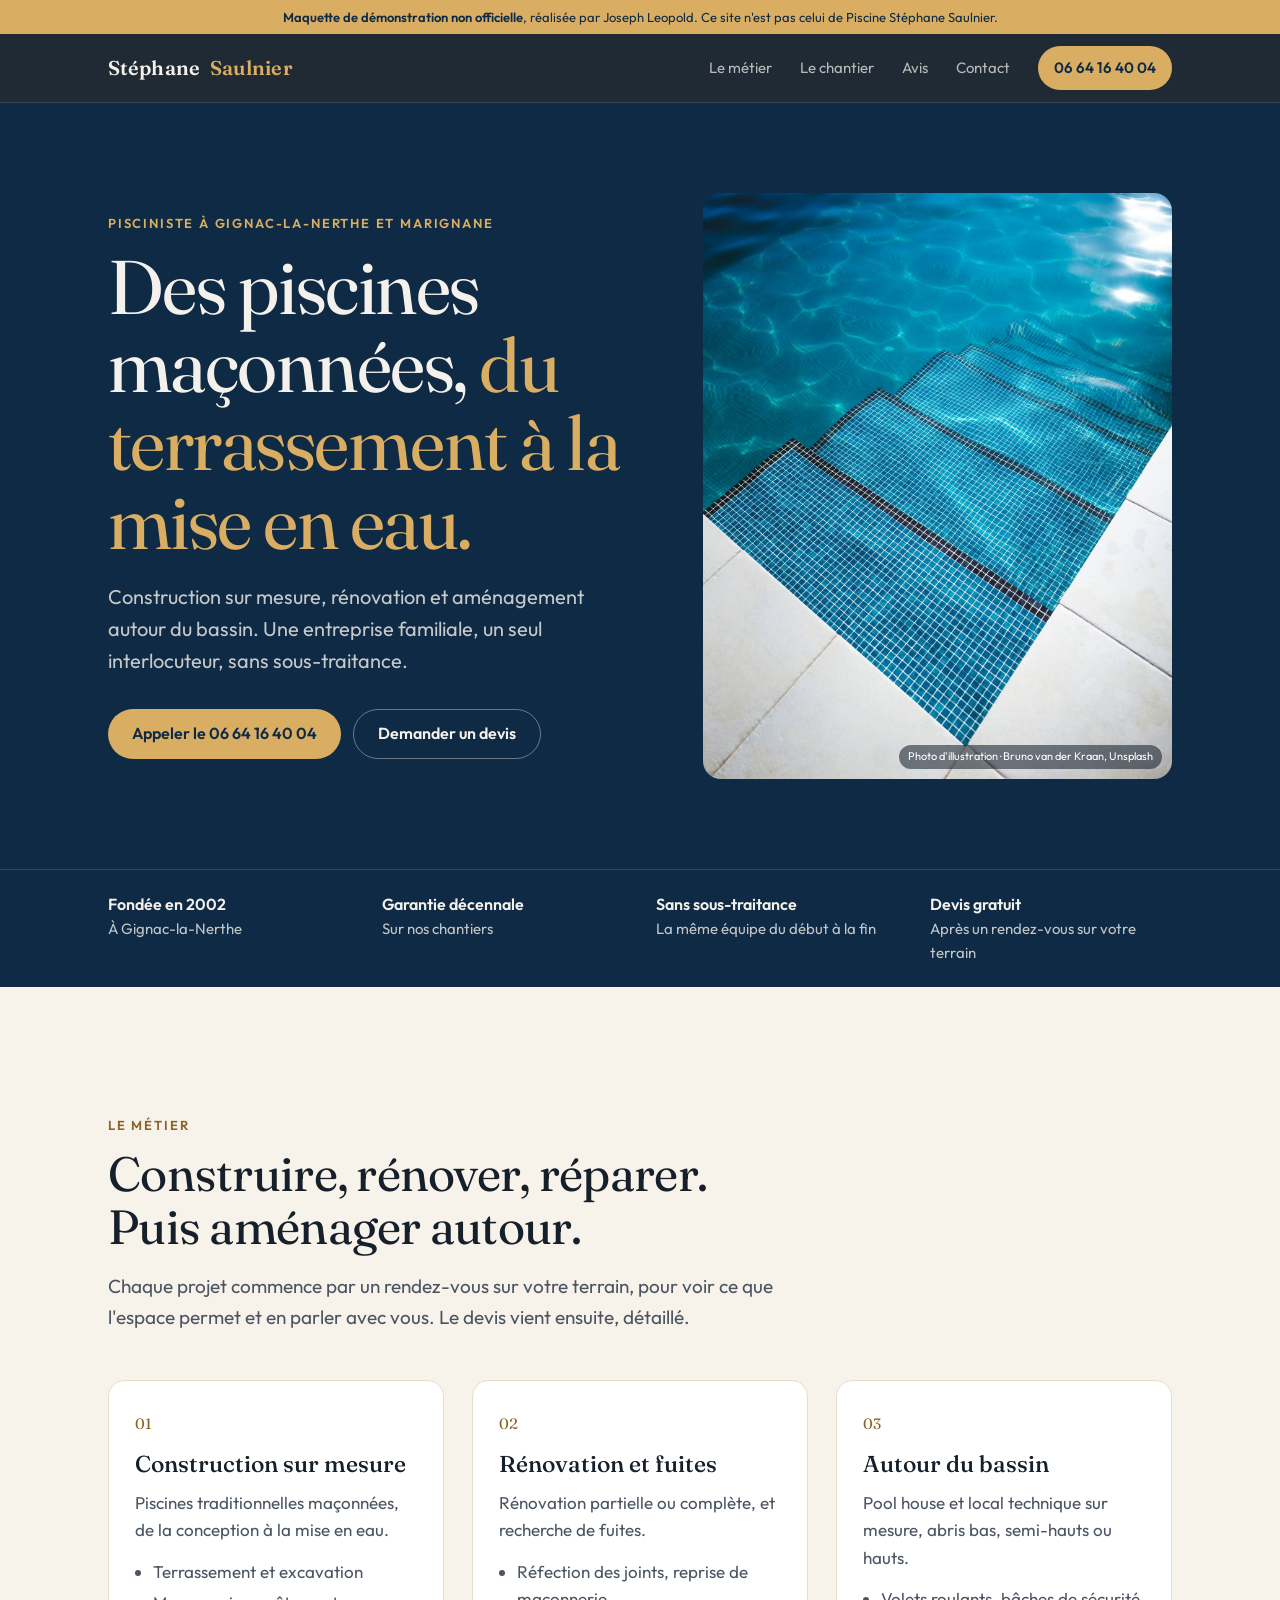
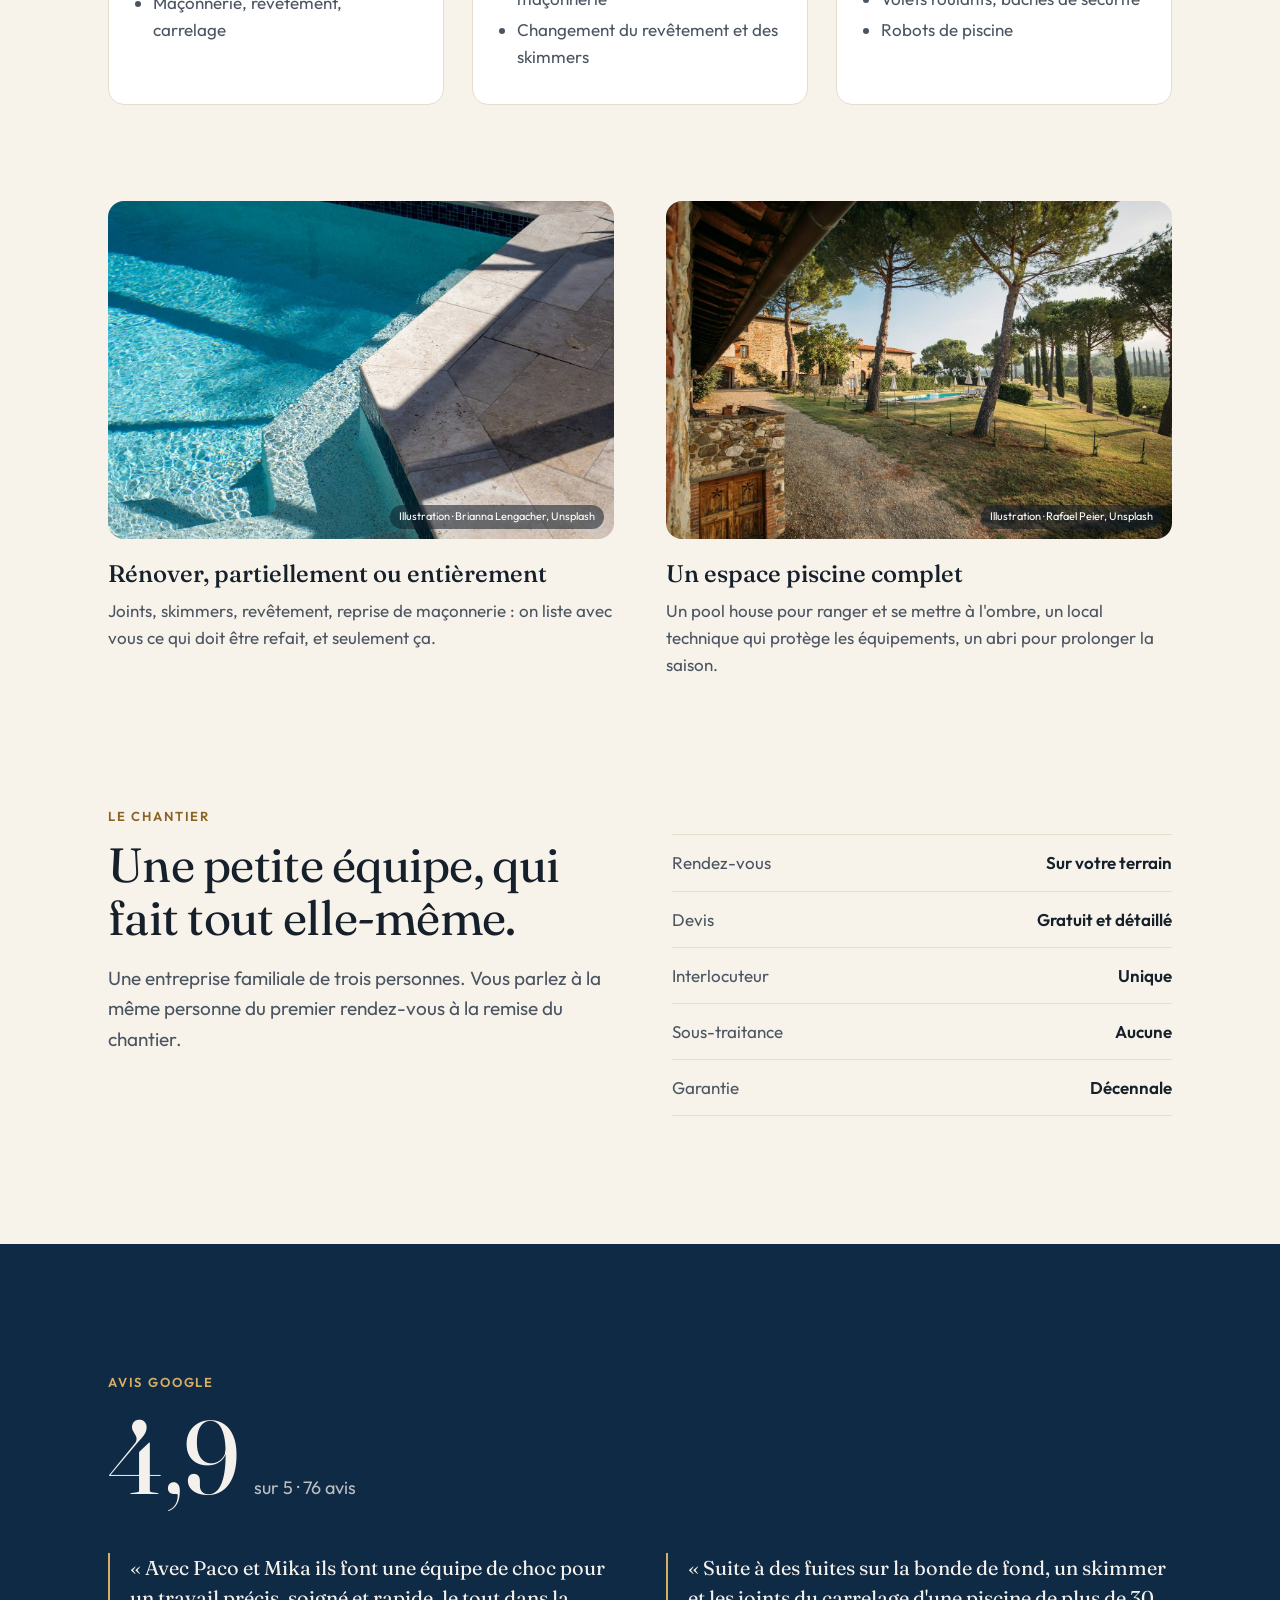
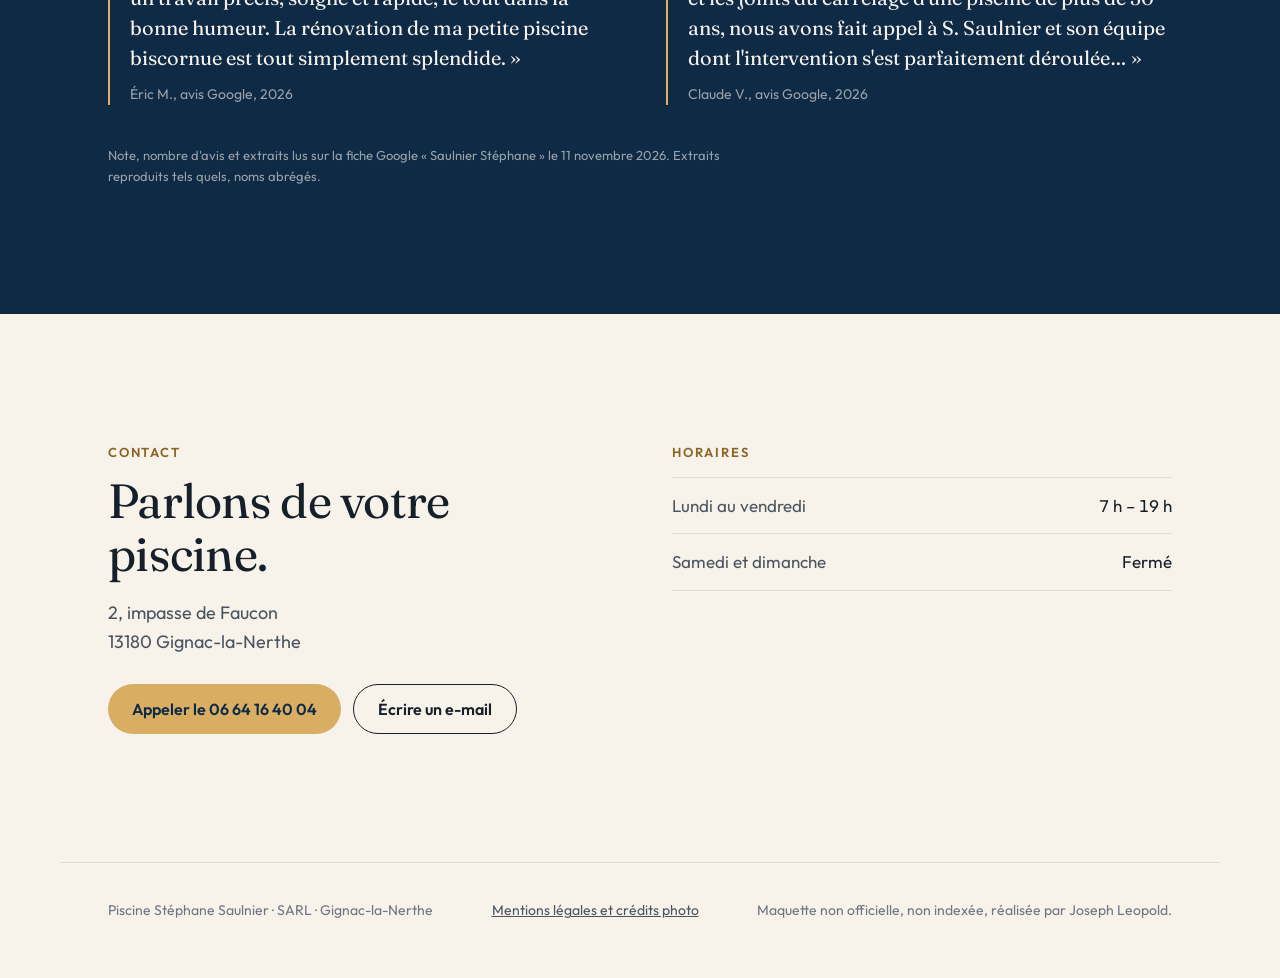
<file: index.html>
<!DOCTYPE html>
<html lang="fr">
<head>
<meta charset="utf-8">
<meta name="viewport" content="width=device-width, initial-scale=1">
<meta name="robots" content="noindex, nofollow, noarchive">
<title>Piscine Stéphane Saulnier · Gignac-la-Nerthe (maquette non officielle)</title>
<meta name="description" content="Maquette de démonstration non officielle, réalisée par Joseph Leopold. Ce site n'est pas celui de Piscine Stéphane Saulnier.">
<link rel="preconnect" href="https://fonts.googleapis.com">
<link rel="preconnect" href="https://fonts.gstatic.com" crossorigin>
<link href="https://fonts.googleapis.com/css2?family=Fraunces:opsz,wght@9..144,400;9..144,500;9..144,600&family=Outfit:wght@400;600&display=swap" rel="stylesheet">
<link rel="stylesheet" href="css/style.css">
</head>
<body>
<div class="demo"><strong>Maquette de démonstration non officielle</strong>, réalisée par Joseph Leopold. Ce site n'est pas celui de Piscine Stéphane Saulnier.</div>
<header>
  <div class="bar">
    <a class="brand" href="#top" aria-label="Piscine Stéphane Saulnier, accueil">Stéphane <em>Saulnier</em></a>
    <nav>
      <a class="link" href="#metier">Le métier</a>
      <a class="link" href="#chantier">Le chantier</a>
      <a class="link" href="#avis">Avis</a>
      <a class="link" href="#contact">Contact</a>
      <a class="call" href="tel:+33664164004">06 64 16 40 04</a>
    </nav>
  </div>
</header>
<main id="top">
  <div class="hero">
    <div class="in">
      <div>
        <p class="eyebrow">Pisciniste à Gignac-la-Nerthe et Marignane</p>
        <h1>Des piscines maçonnées, <span>du terrassement à la mise en eau.</span></h1>
        <p class="lead">Construction sur mesure, rénovation et aménagement autour du bassin. Une entreprise familiale, un seul interlocuteur, sans sous-traitance.</p>
        <div class="actions">
          <a class="btn primary" href="tel:+33664164004">Appeler le 06 64 16 40 04</a>
          <a class="btn ghost" href="mailto:s.stef13@hotmail.fr?subject=Demande%20de%20devis">Demander un devis</a>
        </div>
      </div>
      <figure>
        <img src="img/hero.jpg" width="1300" height="1949" alt="Marches de piscine en mosaïque bleue, margelles claires" fetchpriority="high">
        <a class="credit" href="https://unsplash.com/photos/a-blue-swimming-pool-with-a-white-tiled-floor-SZccHu21TDw" rel="noopener">Photo d'illustration · Bruno van der Kraan, Unsplash</a>
      </figure>
    </div>
  </div>
  <div class="strip">
    <ul>
      <li><b>Fondée en 2002</b>À Gignac-la-Nerthe</li>
      <li><b>Garantie décennale</b>Sur nos chantiers</li>
      <li><b>Sans sous-traitance</b>La même équipe du début à la fin</li>
      <li><b>Devis gratuit</b>Après un rendez-vous sur votre terrain</li>
    </ul>
  </div>

  <section id="metier">
    <p class="eyebrow">Le métier</p>
    <h2>Construire, rénover, réparer. Puis aménager autour.</h2>
    <p class="intro">Chaque projet commence par un rendez-vous sur votre terrain, pour voir ce que l'espace permet et en parler avec vous. Le devis vient ensuite, détaillé.</p>
    <div class="offer">
      <article>
        <span class="num">01</span>
        <h3>Construction sur mesure</h3>
        <p>Piscines traditionnelles maçonnées, de la conception à la mise en eau.</p>
        <ul><li>Terrassement et excavation</li><li>Maçonnerie, revêtement, carrelage</li></ul>
      </article>
      <article>
        <span class="num">02</span>
        <h3>Rénovation et fuites</h3>
        <p>Rénovation partielle ou complète, et recherche de fuites.</p>
        <ul><li>Réfection des joints, reprise de maçonnerie</li><li>Changement du revêtement et des skimmers</li></ul>
      </article>
      <article>
        <span class="num">03</span>
        <h3>Autour du bassin</h3>
        <p>Pool house et local technique sur mesure, abris bas, semi-hauts ou hauts.</p>
        <ul><li>Volets roulants, bâches de sécurité</li><li>Robots de piscine</li></ul>
      </article>
    </div>
    <div class="duo">
      <div>
        <figure>
          <img src="img/renovation.jpg" width="1400" height="933" alt="Bassin aux margelles de pierre claire" loading="eager">
          <a class="credit" href="https://unsplash.com/photos/an-empty-swimming-pool-with-no-people-in-it-dnAh16blVUk" rel="noopener">Illustration · Brianna Lengacher, Unsplash</a>
        </figure>
        <h3>Rénover, partiellement ou entièrement</h3>
        <p>Joints, skimmers, revêtement, reprise de maçonnerie : on liste avec vous ce qui doit être refait, et seulement ça.</p>
      </div>
      <div>
        <figure>
          <img src="img/amenagement.jpg" width="1400" height="933" alt="Jardin méditerranéen avec pins, piscine au loin" loading="eager">
          <a class="credit" href="https://unsplash.com/photos/a-beautiful-tuscan-villa-with-a-pool-and-tall-trees-fAI05mLZ48Q" rel="noopener">Illustration · Rafael Peier, Unsplash</a>
        </figure>
        <h3>Un espace piscine complet</h3>
        <p>Un pool house pour ranger et se mettre à l'ombre, un local technique qui protège les équipements, un abri pour prolonger la saison.</p>
      </div>
    </div>
  </section>

  <section id="chantier" style="padding-top:0">
    <div class="contact">
      <div>
        <p class="eyebrow">Le chantier</p>
        <h2>Une petite équipe, qui fait tout elle-même.</h2>
        <p class="intro">Une entreprise familiale de trois personnes. Vous parlez à la même personne du premier rendez-vous à la remise du chantier.</p>
      </div>
      <ul class="facts">
        <li>Rendez-vous <b>Sur votre terrain</b></li>
        <li>Devis <b>Gratuit et détaillé</b></li>
        <li>Interlocuteur <b>Unique</b></li>
        <li>Sous-traitance <b>Aucune</b></li>
        <li>Garantie <b>Décennale</b></li>
      </ul>
    </div>
  </section>

  <section class="reviews" id="avis">
    <div class="in">
      <p class="eyebrow">Avis Google</p>
      <div class="score"><span class="n">4,9</span><span class="s">sur 5 · 76 avis</span></div>
      <div class="quotes">
        <blockquote>« Avec Paco et Mika ils font une équipe de choc pour un travail précis, soigné et rapide, le tout dans la bonne humeur. La rénovation de ma petite piscine biscornue est tout simplement splendide. »<footer>Éric M., avis Google, 2026</footer></blockquote>
        <blockquote>« Suite à des fuites sur la bonde de fond, un skimmer et les joints du carrelage d'une piscine de plus de 30 ans, nous avons fait appel à S. Saulnier et son équipe dont l'intervention s'est parfaitement déroulée… »<footer>Claude V., avis Google, 2026</footer></blockquote>
      </div>
      <p class="src">Note, nombre d'avis et extraits lus sur la fiche Google « Saulnier Stéphane » le 11 novembre 2026. Extraits reproduits tels quels, noms abrégés.</p>
    </div>
  </section>

  <section id="contact">
    <div class="contact">
      <div>
        <p class="eyebrow">Contact</p>
        <h2>Parlons de votre piscine.</h2>
        <p class="addr">2, impasse de Faucon<br>13180 Gignac-la-Nerthe</p>
        <div class="actions">
          <a class="btn primary" href="tel:+33664164004">Appeler le 06 64 16 40 04</a>
          <a class="btn ghost dark" href="mailto:s.stef13@hotmail.fr">Écrire un e-mail</a>
        </div>
      </div>
      <div>
        <p class="eyebrow">Horaires</p>
        <ul class="hours">
          <li><span>Lundi au vendredi</span><span>7 h – 19 h</span></li>
          <li><span>Samedi et dimanche</span><span>Fermé</span></li>
        </ul>
      </div>
    </div>
  </section>
</main>
<footer class="site">
  <span>Piscine Stéphane Saulnier · SARL · Gignac-la-Nerthe</span>
  <span><a href="mentions.html">Mentions légales et crédits photo</a></span>
  <span>Maquette non officielle, non indexée, réalisée par Joseph Leopold.</span>
</footer>
</body>
</html>
</file>
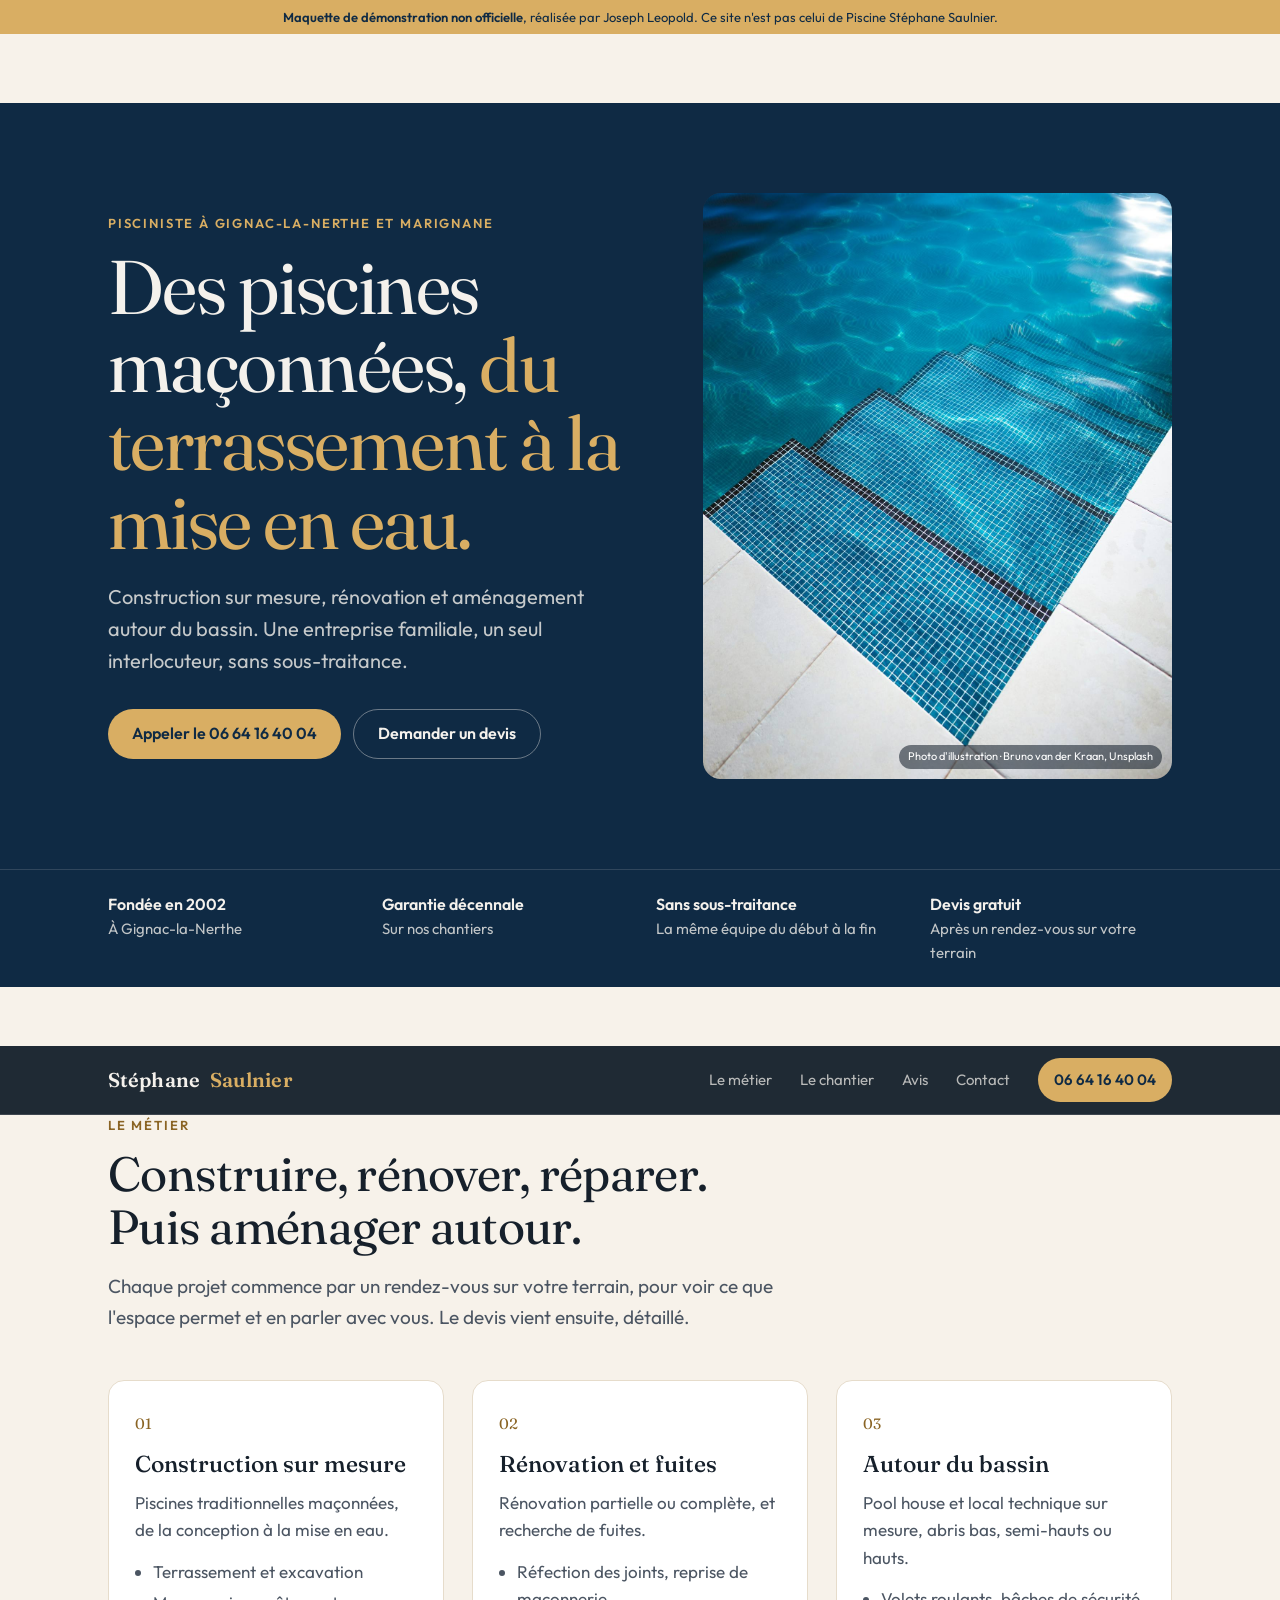
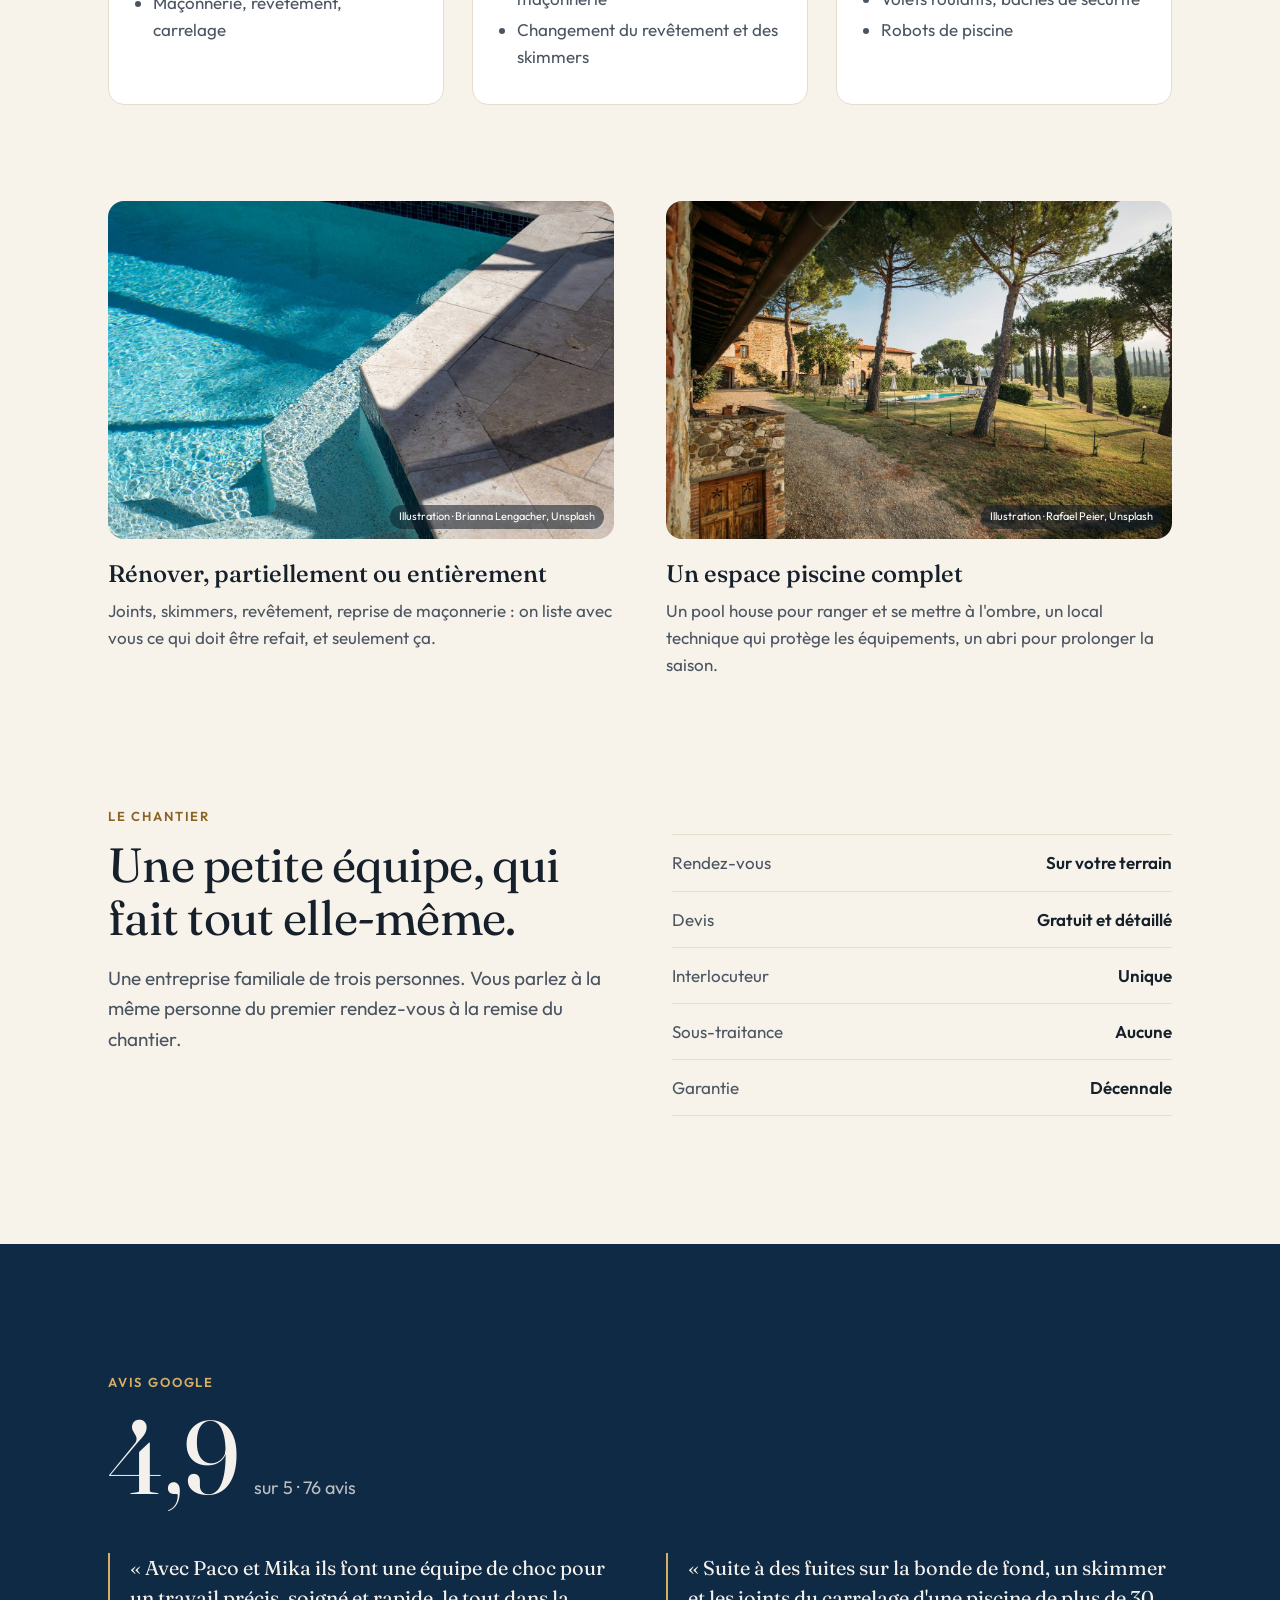
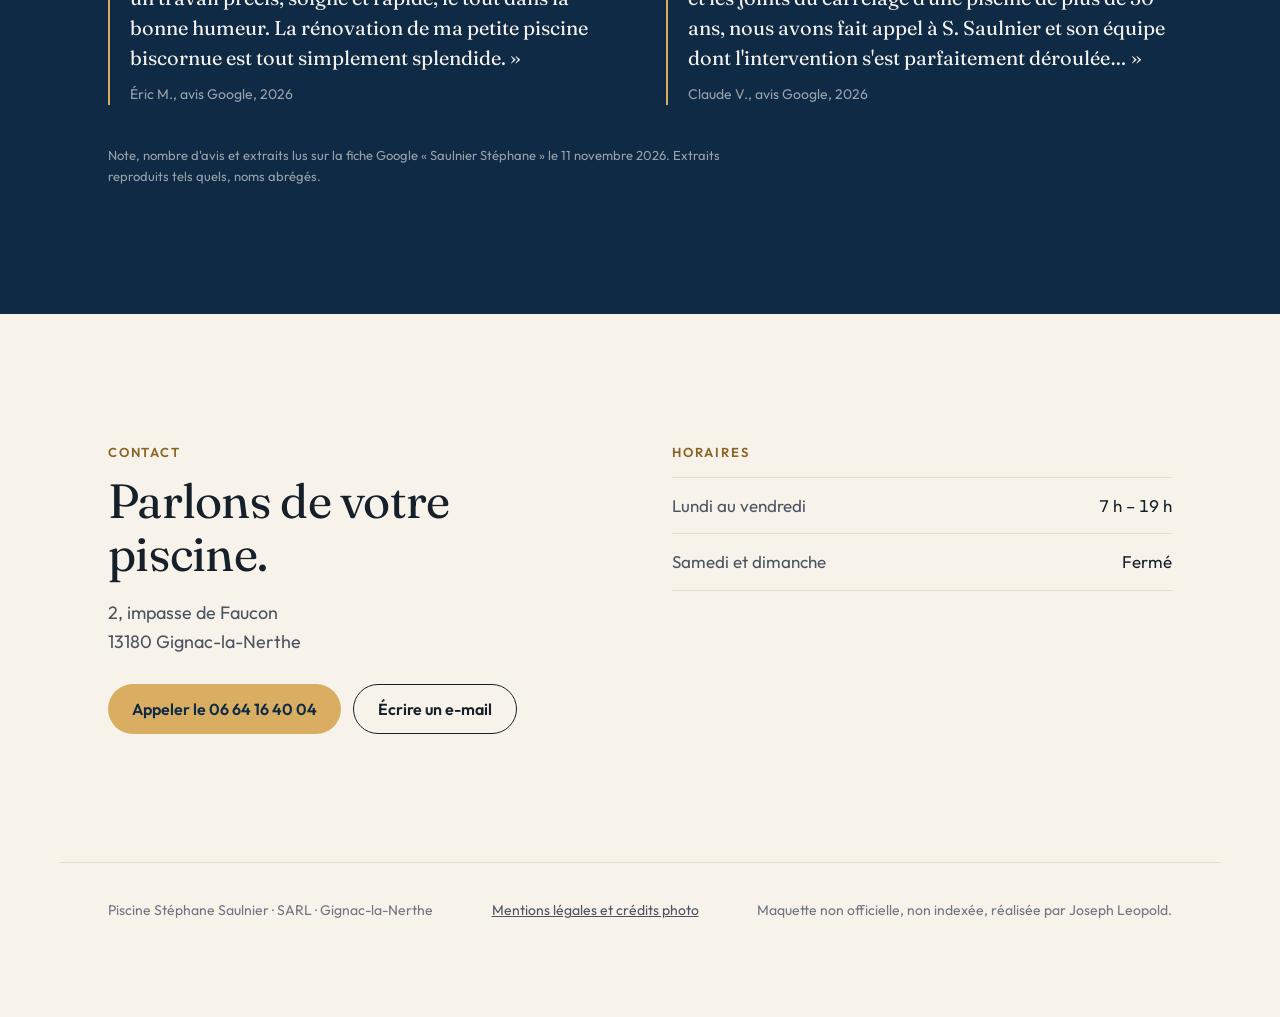
<file: a-propos.html>
<!DOCTYPE html>
<html lang="fr"><head><meta charset="utf-8"><meta name="robots" content="noindex, nofollow"><meta http-equiv="refresh" content="0; url=index.html#chantier"><title>Piscine Stéphane Saulnier (maquette non officielle)</title></head>
<body><p><a href="index.html#chantier">Continuer vers la maquette</a></p></body></html>
</file>
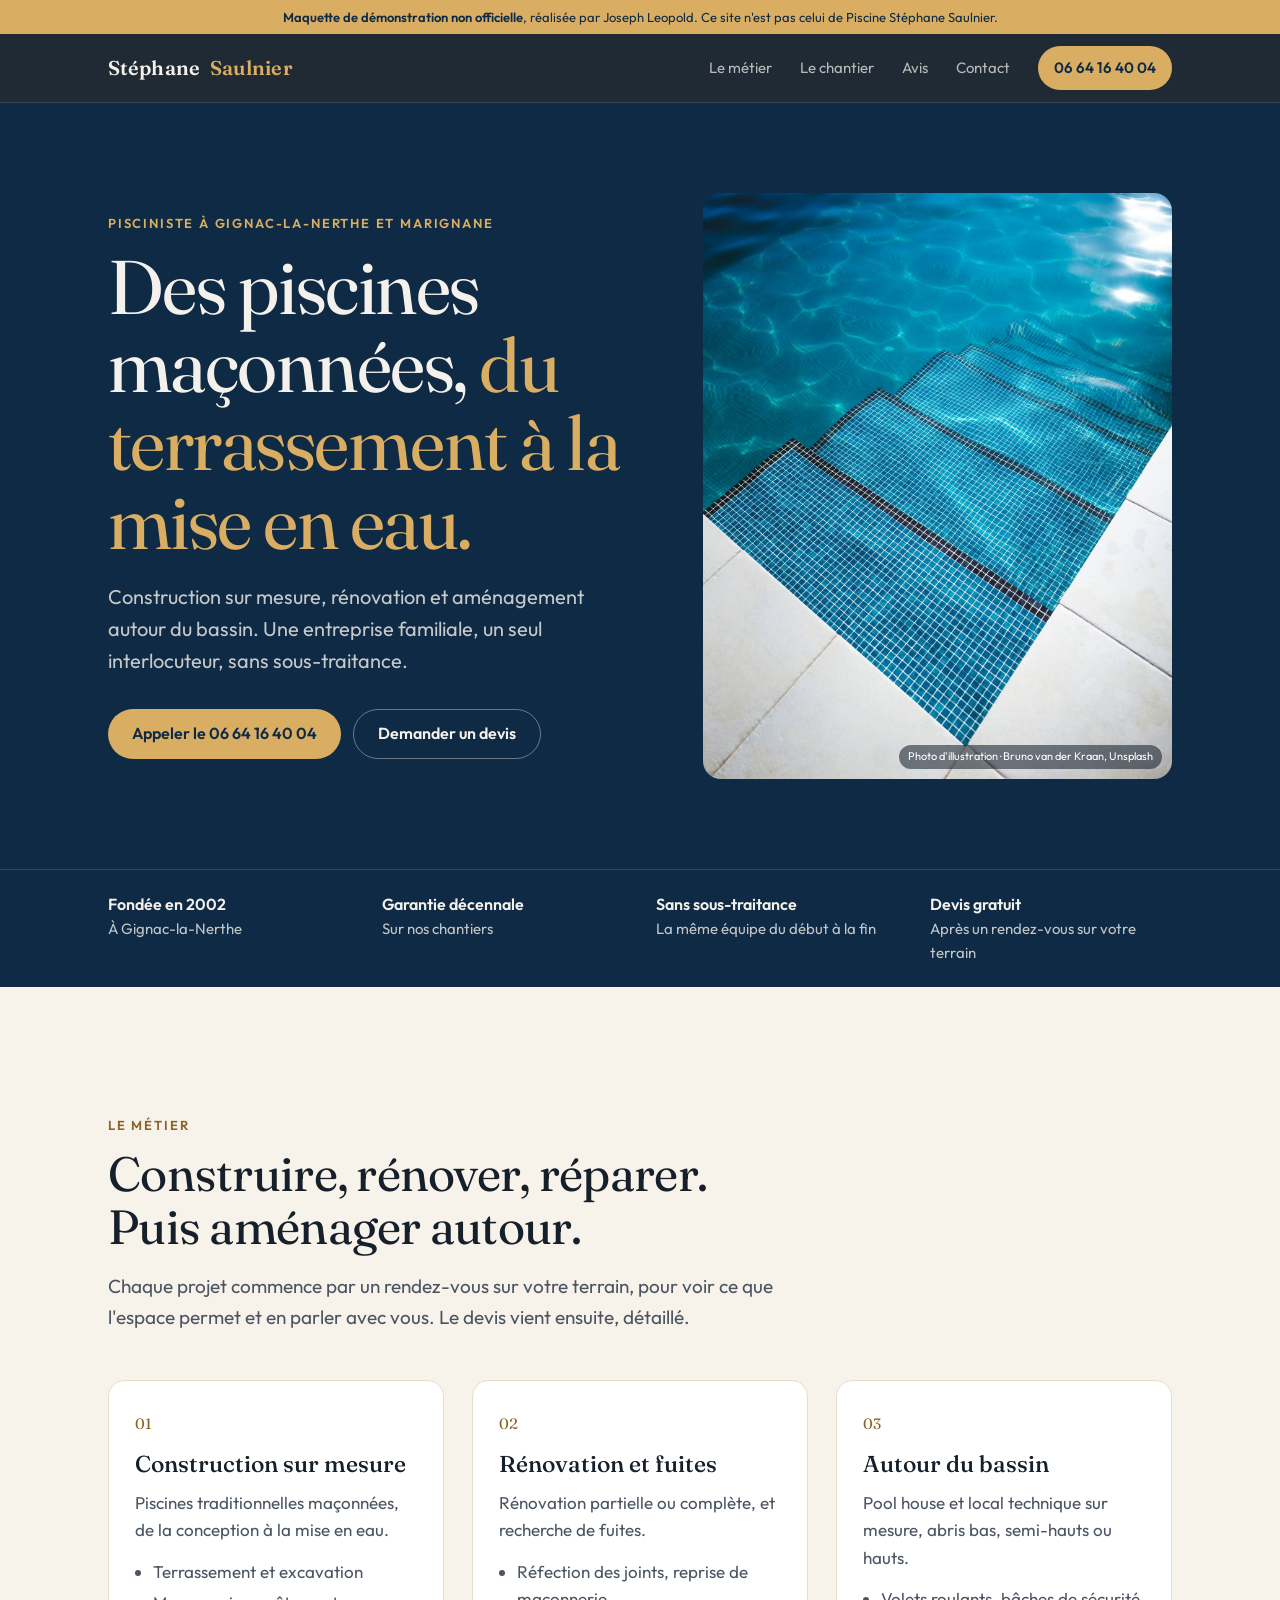
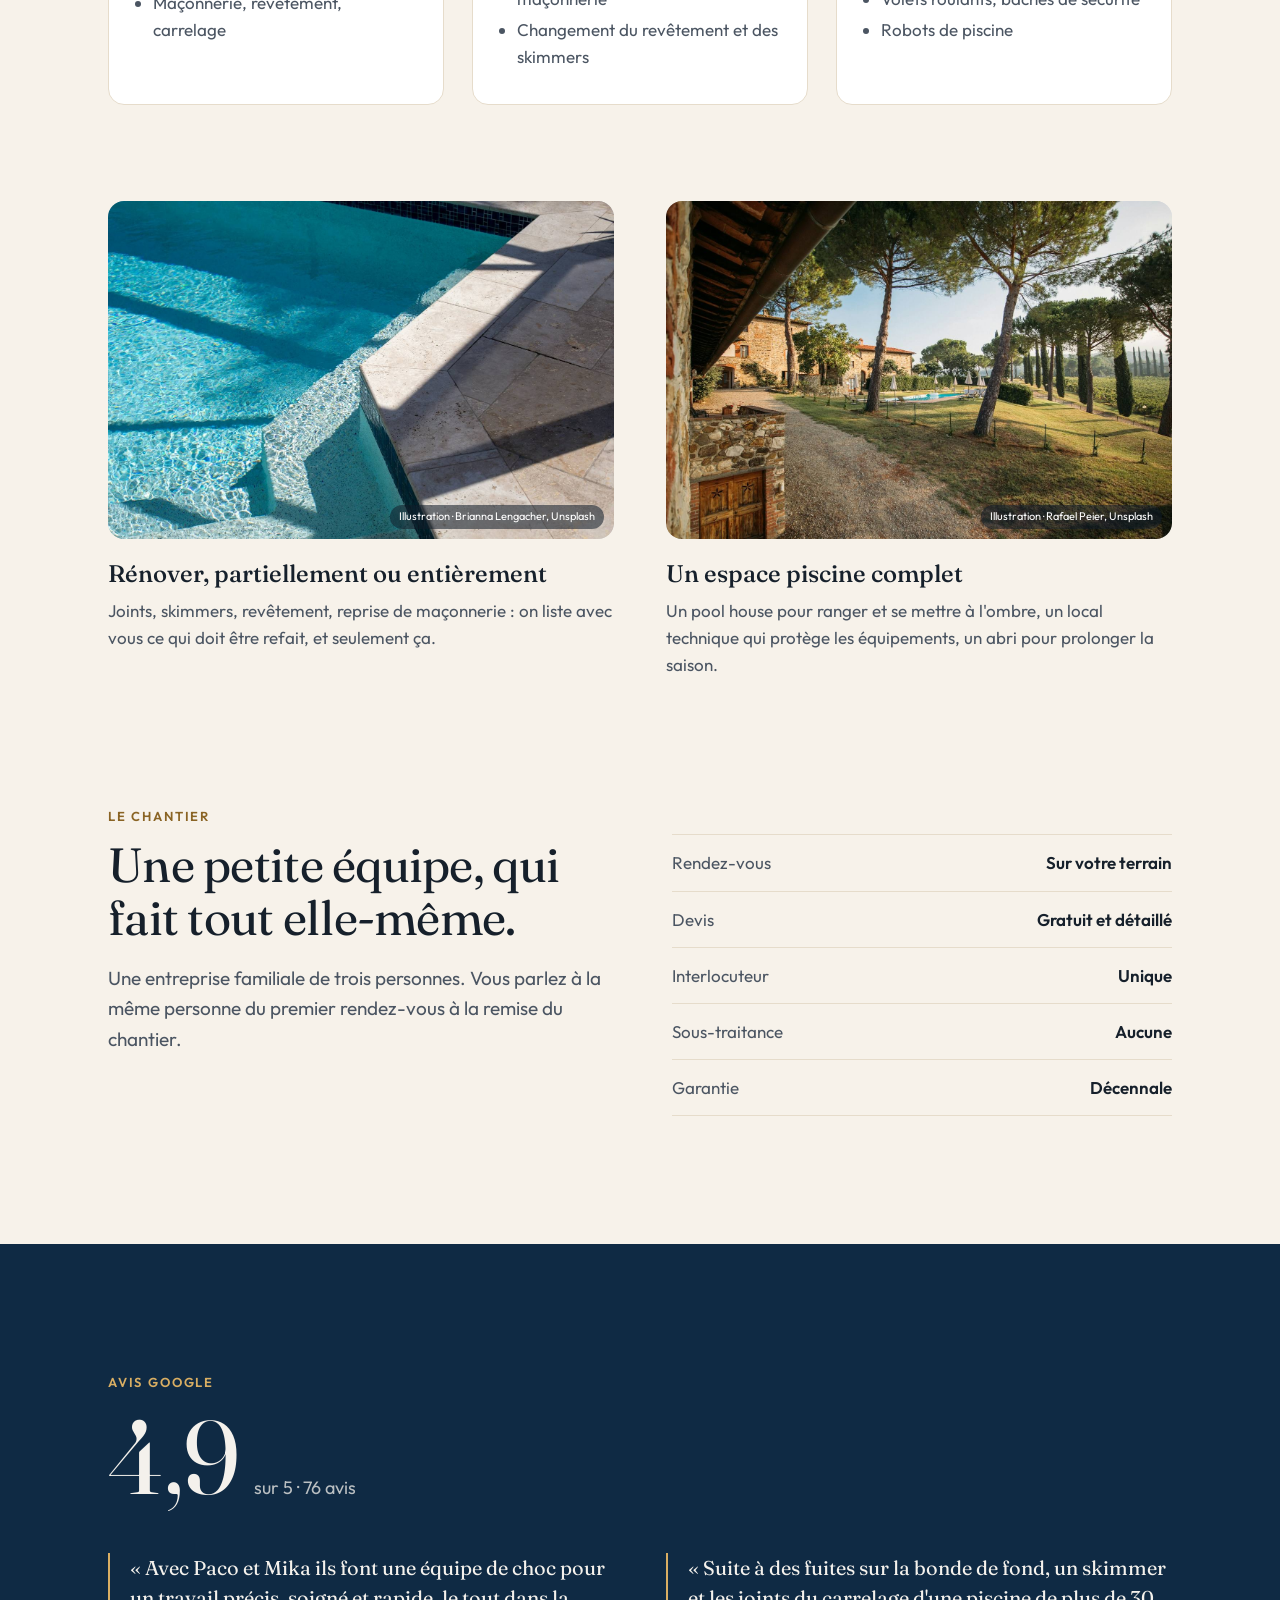
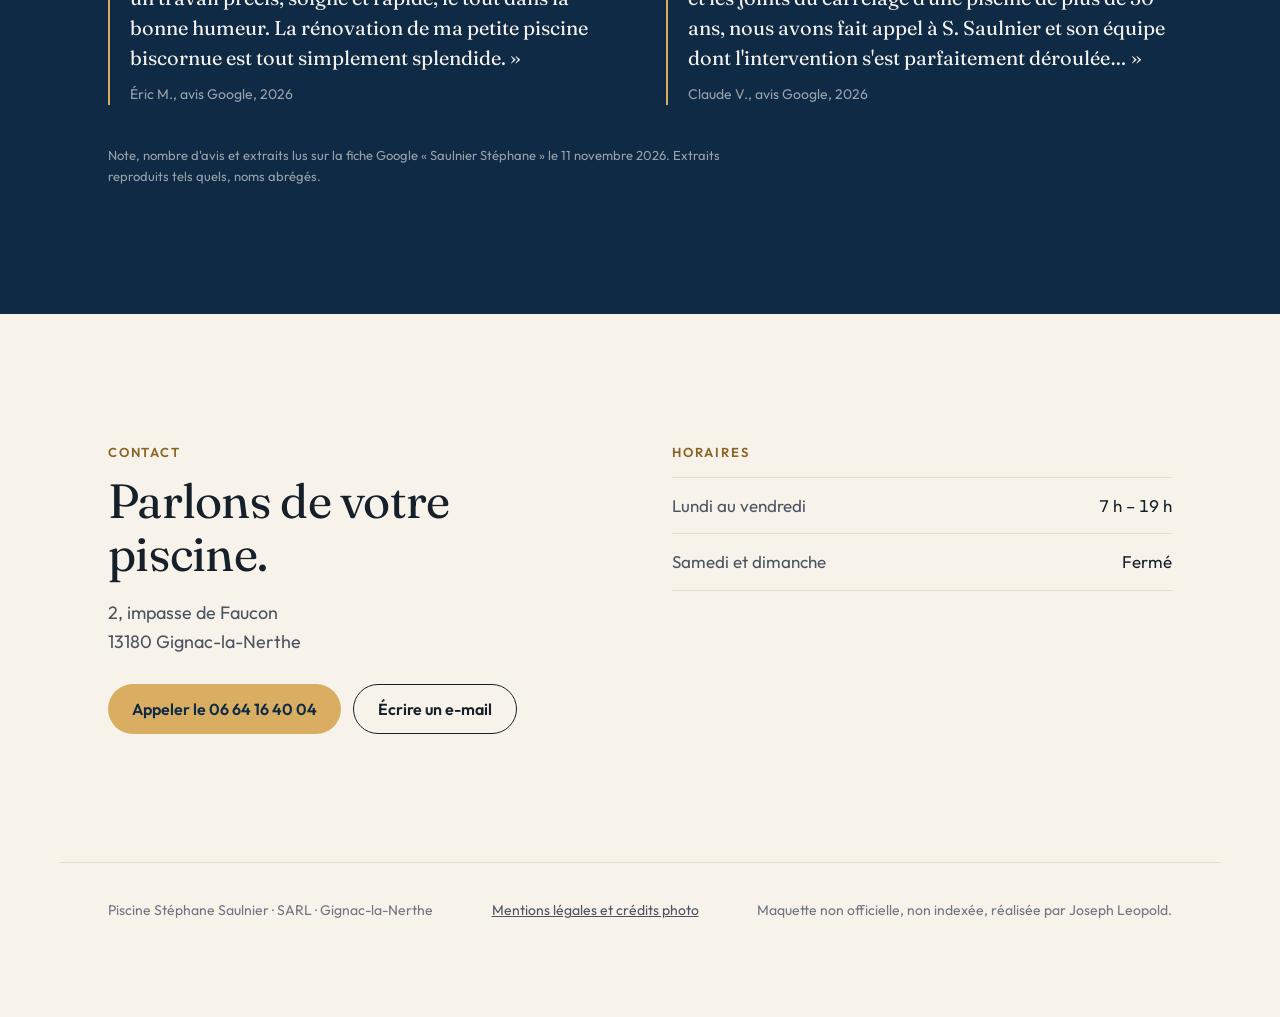
<file: avis.html>
<!DOCTYPE html>
<html lang="fr"><head><meta charset="utf-8"><meta name="robots" content="noindex, nofollow"><meta http-equiv="refresh" content="0; url=index.html#avis"><title>Piscine Stéphane Saulnier (maquette non officielle)</title></head>
<body><p><a href="index.html#avis">Continuer vers la maquette</a></p></body></html>
</file>
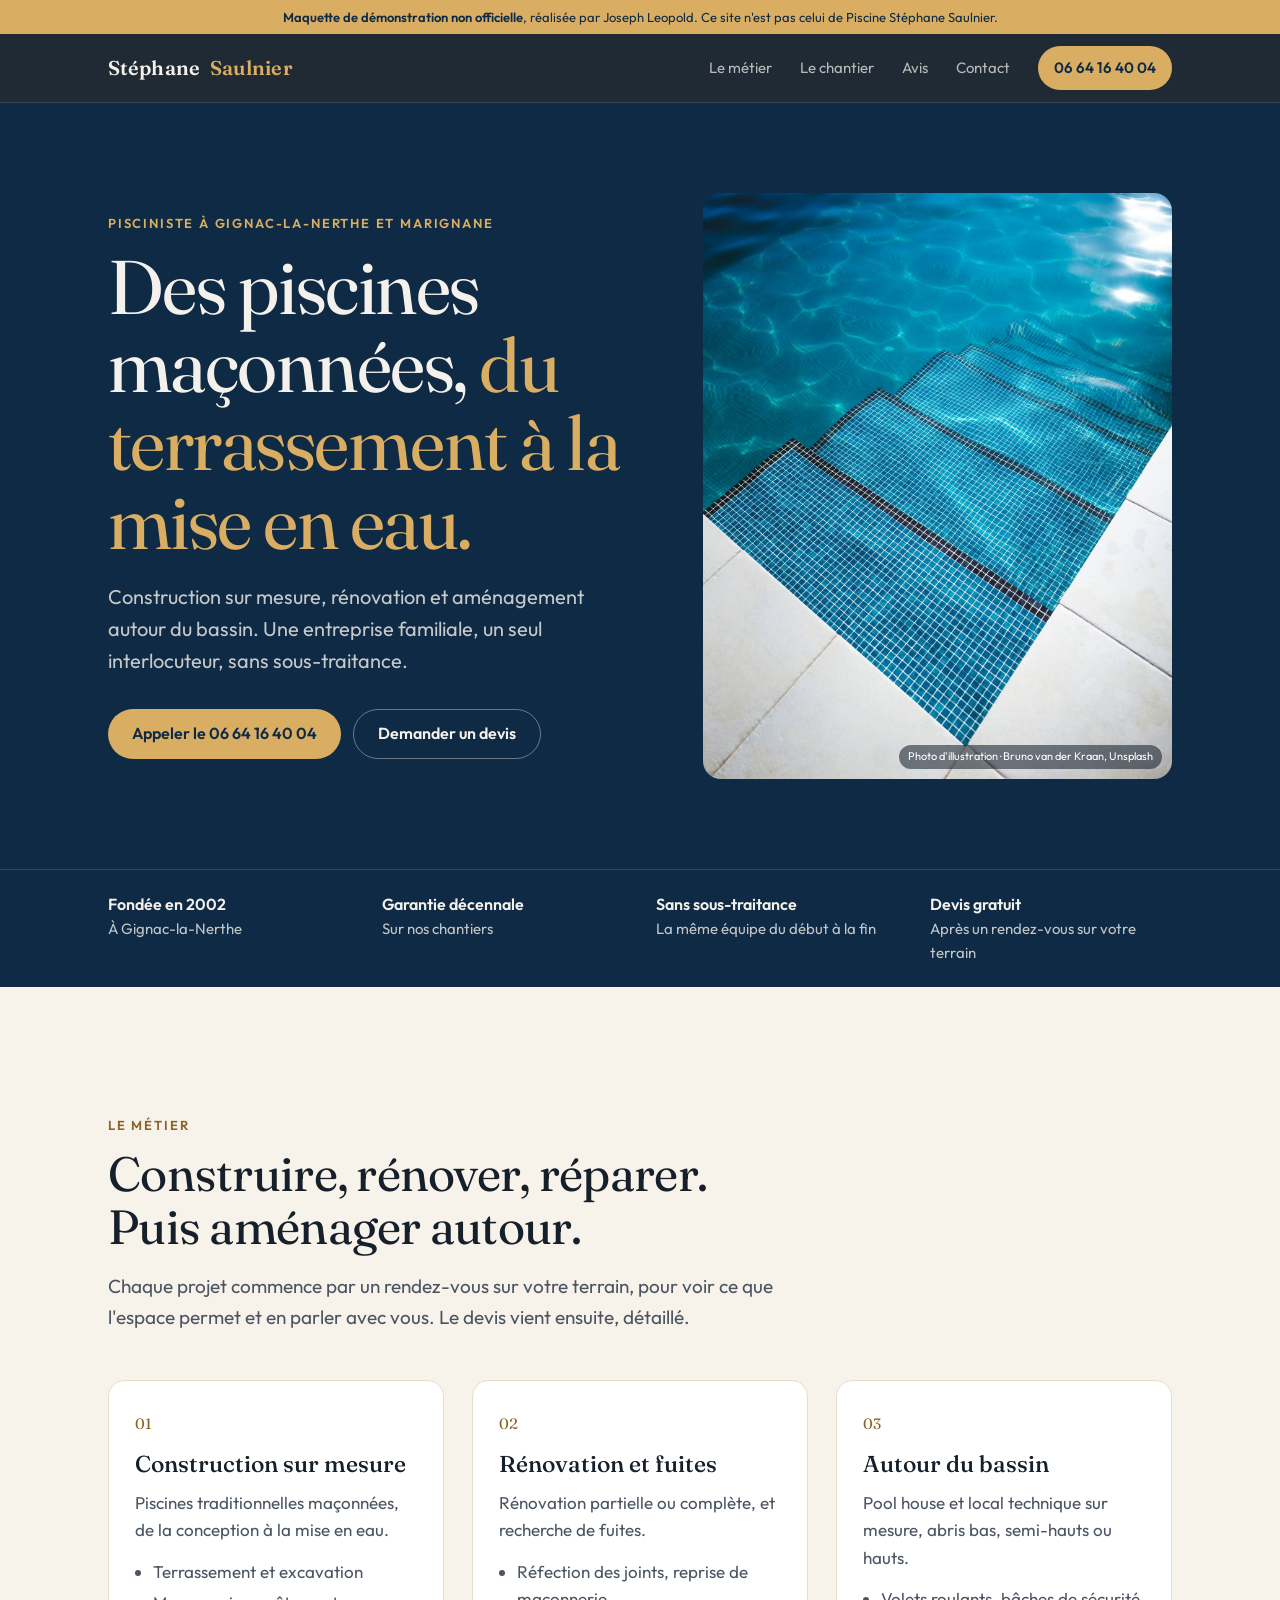
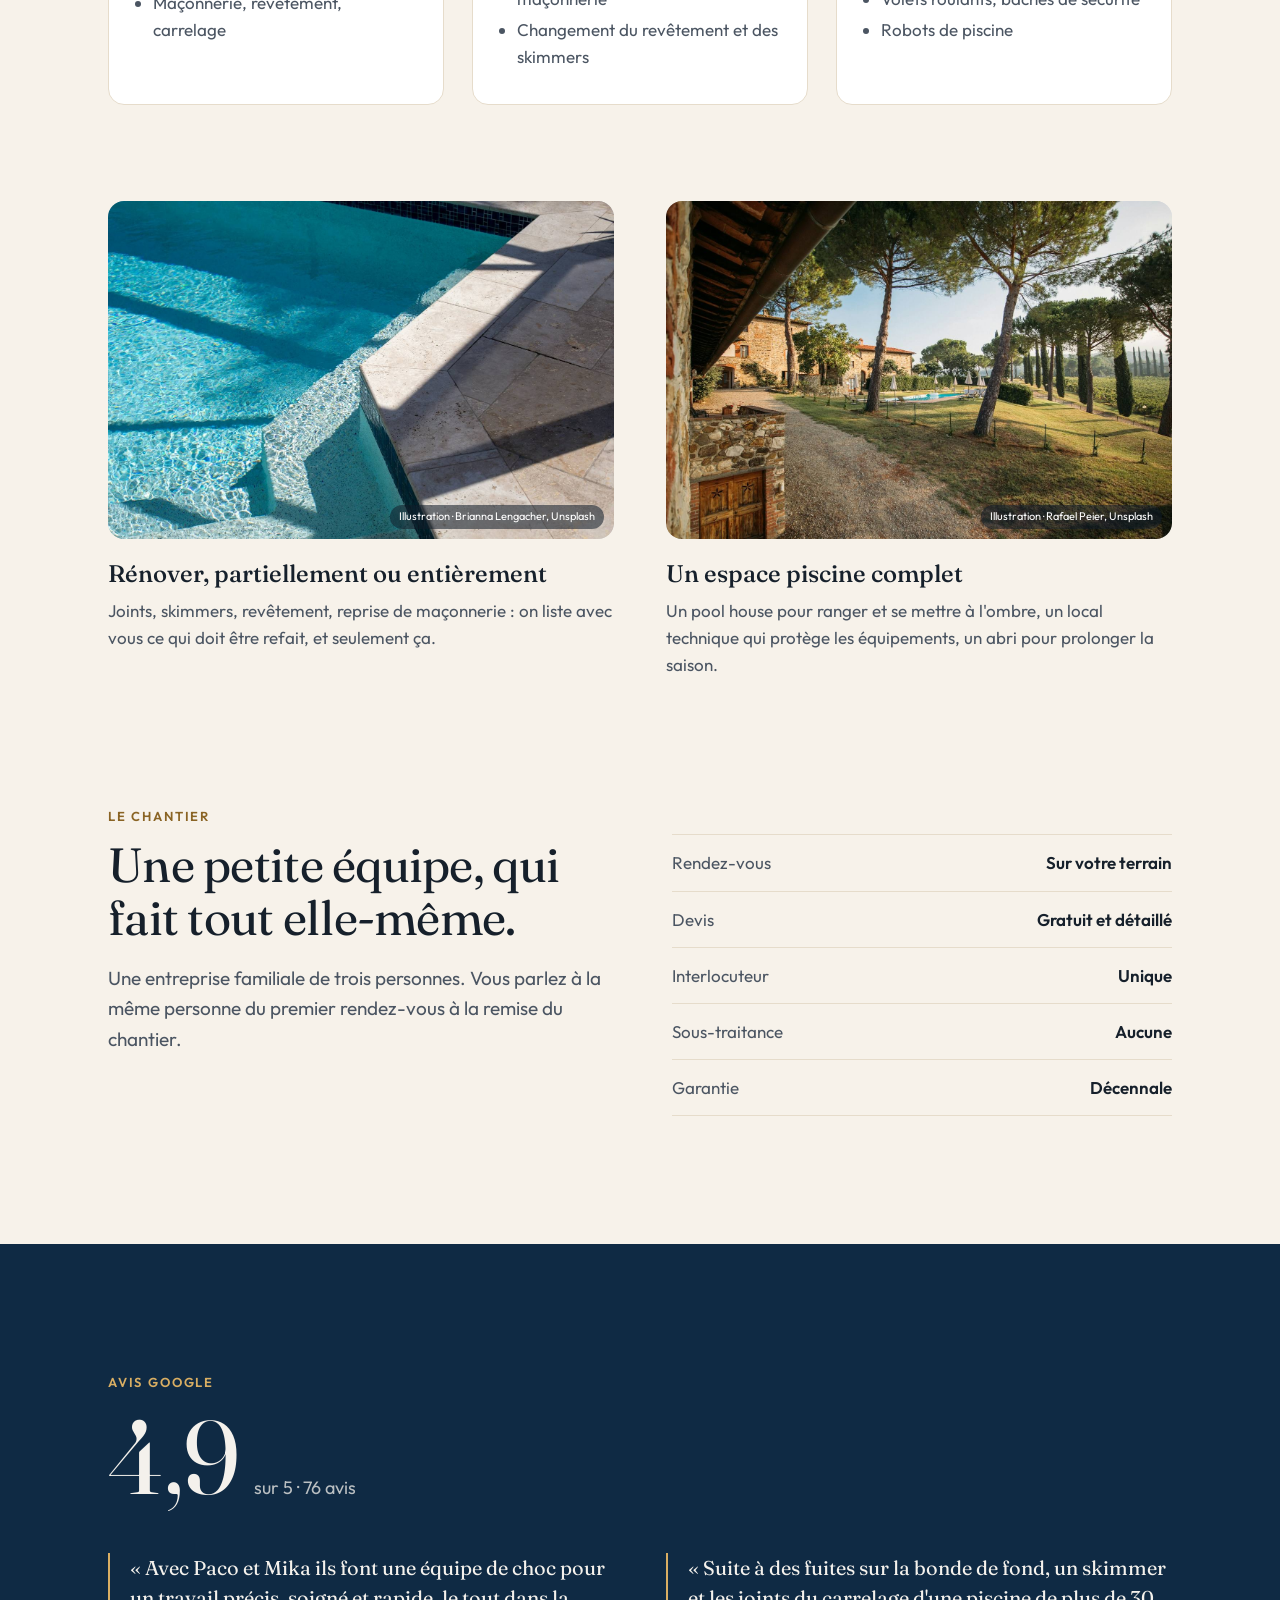
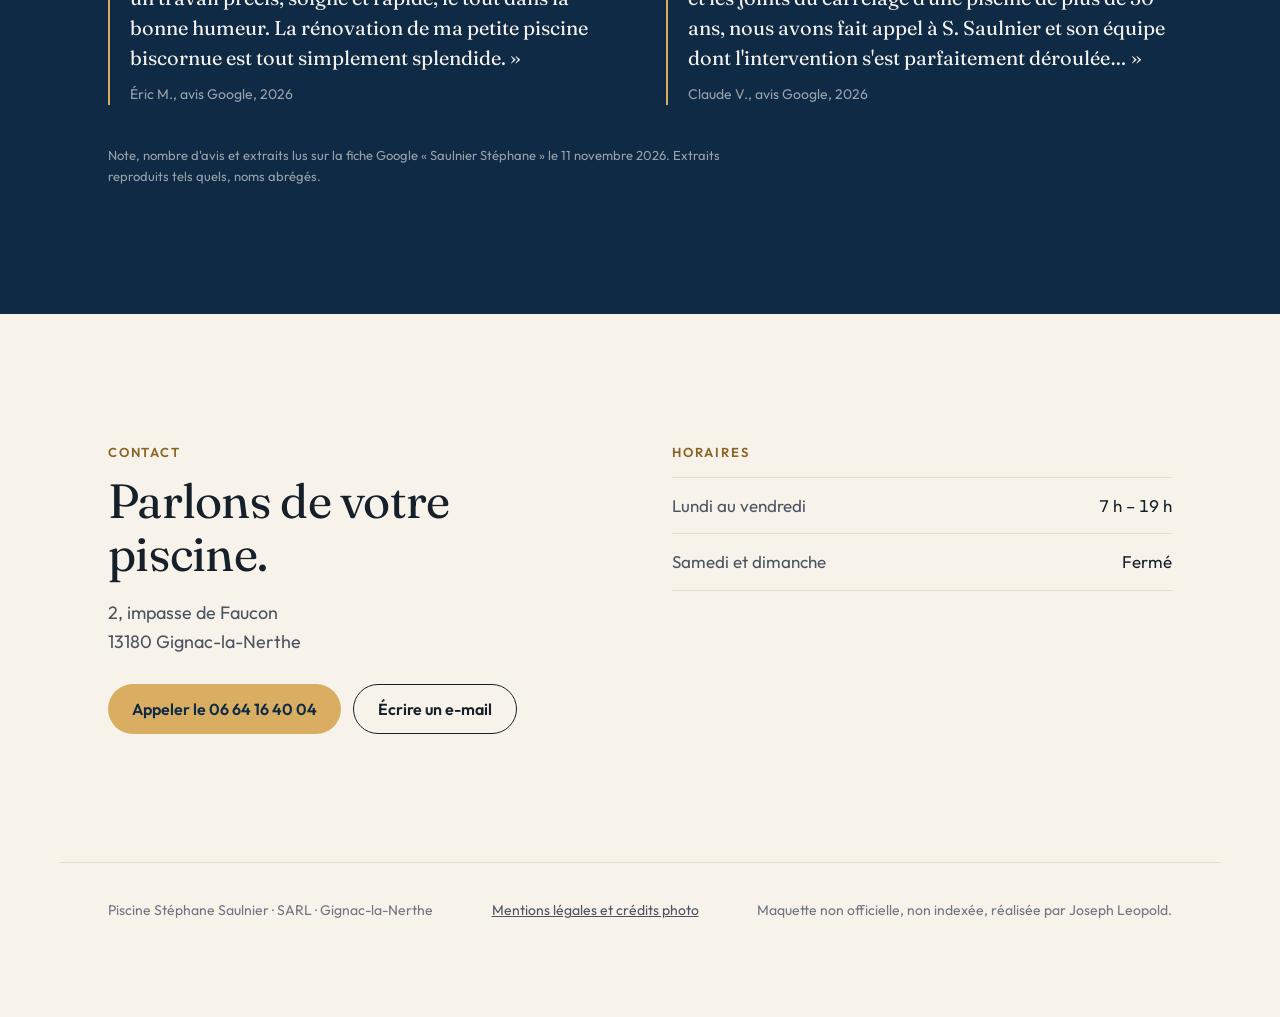
<file: contact.html>
<!DOCTYPE html>
<html lang="fr"><head><meta charset="utf-8"><meta name="robots" content="noindex, nofollow"><meta http-equiv="refresh" content="0; url=index.html#contact"><title>Piscine Stéphane Saulnier (maquette non officielle)</title></head>
<body><p><a href="index.html#contact">Continuer vers la maquette</a></p></body></html>
</file>
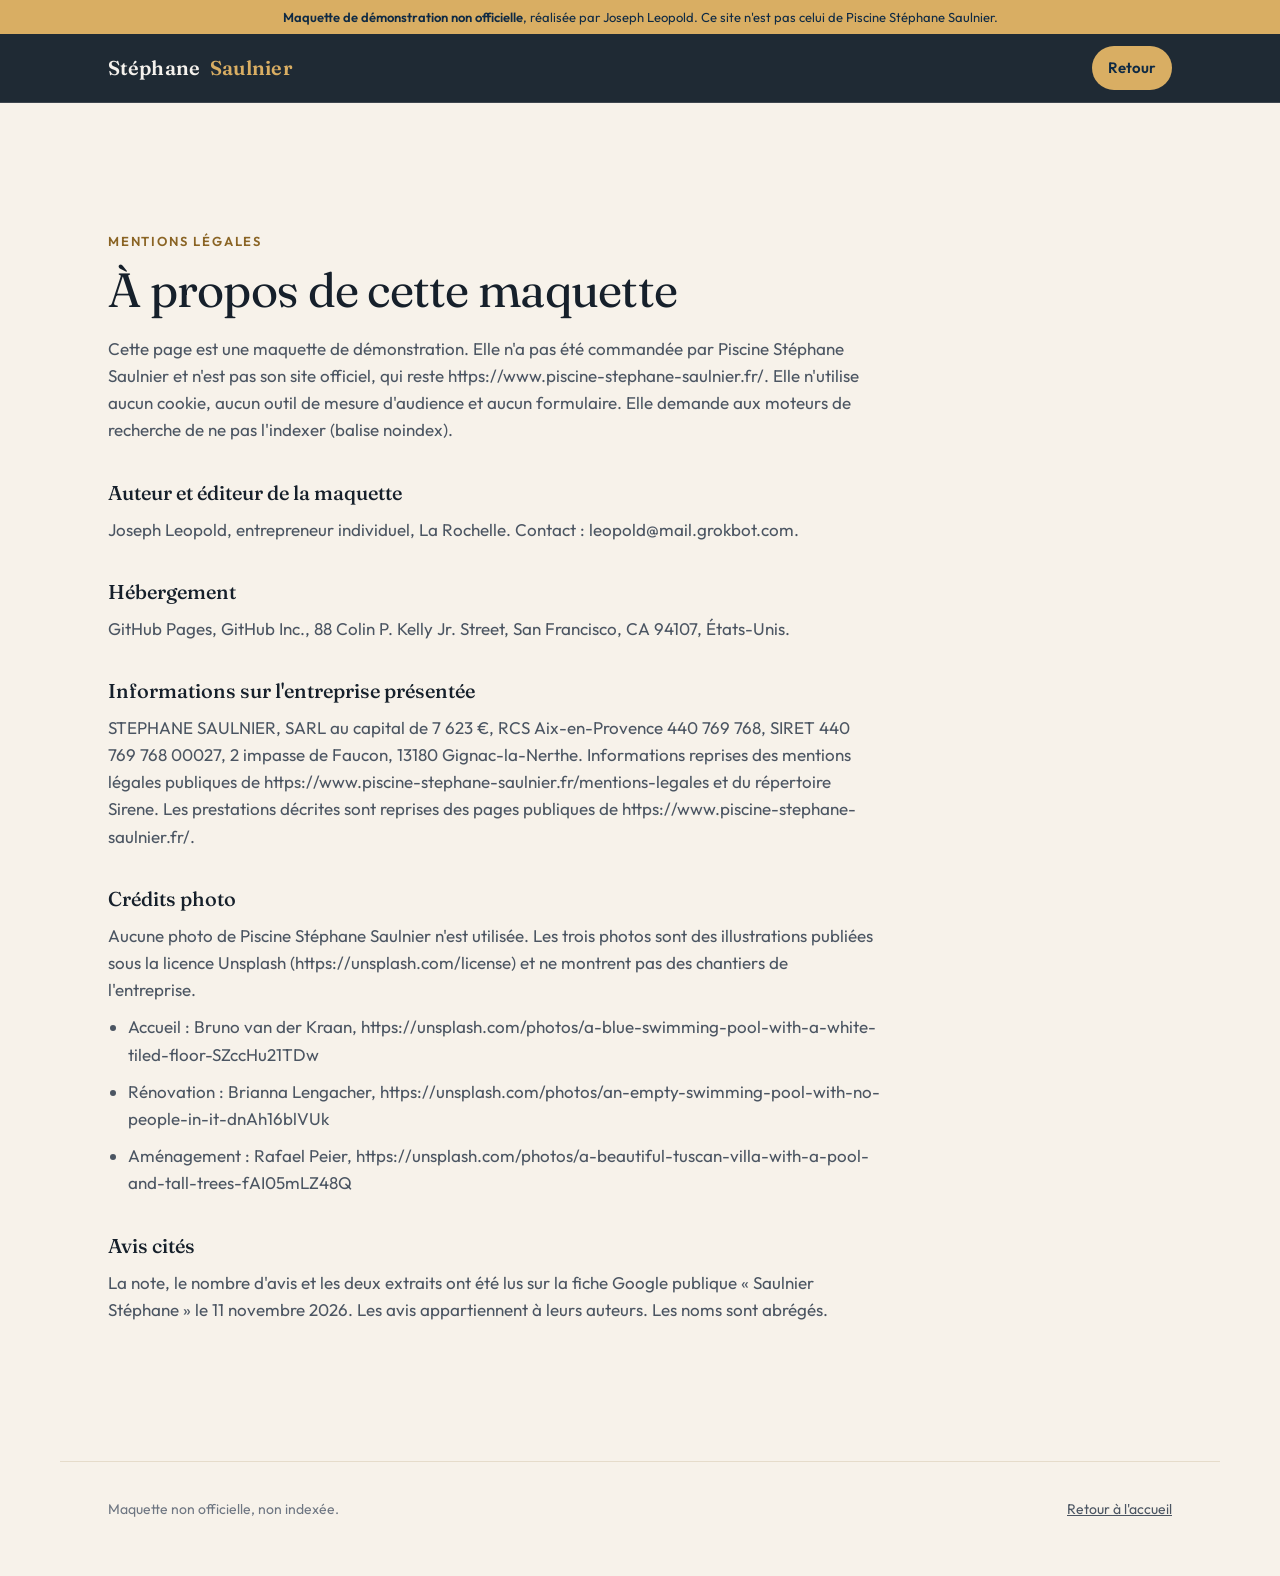
<file: mentions.html>
<!DOCTYPE html>
<html lang="fr">
<head>
<meta charset="utf-8">
<meta name="viewport" content="width=device-width, initial-scale=1">
<meta name="robots" content="noindex, nofollow, noarchive">
<title>Mentions légales · maquette non officielle</title>
<link rel="preconnect" href="https://fonts.googleapis.com">
<link rel="preconnect" href="https://fonts.gstatic.com" crossorigin>
<link href="https://fonts.googleapis.com/css2?family=Fraunces:opsz,wght@9..144,400;9..144,500;9..144,600&family=Outfit:wght@400;600&display=swap" rel="stylesheet">
<link rel="stylesheet" href="css/style.css">
</head>
<body>
<div class="demo"><strong>Maquette de démonstration non officielle</strong>, réalisée par Joseph Leopold. Ce site n'est pas celui de Piscine Stéphane Saulnier.</div>
<header><div class="bar"><a class="brand" href="index.html">Stéphane <em>Saulnier</em></a><nav><a class="call" href="index.html">Retour</a></nav></div></header>
<main>
<section class="legal">
  <p class="eyebrow">Mentions légales</p>
  <h2>À propos de cette maquette</h2>
  <p>Cette page est une maquette de démonstration. Elle n'a pas été commandée par Piscine Stéphane Saulnier et n'est pas son site officiel, qui reste https://www.piscine-stephane-saulnier.fr/. Elle n'utilise aucun cookie, aucun outil de mesure d'audience et aucun formulaire. Elle demande aux moteurs de recherche de ne pas l'indexer (balise noindex).</p>
  <h3>Auteur et éditeur de la maquette</h3>
  <p>Joseph Leopold, entrepreneur individuel, La Rochelle. Contact : leopold@mail.grokbot.com.</p>
  <h3>Hébergement</h3>
  <p>GitHub Pages, GitHub Inc., 88 Colin P. Kelly Jr. Street, San Francisco, CA 94107, États-Unis.</p>
  <h3>Informations sur l'entreprise présentée</h3>
  <p>STEPHANE SAULNIER, SARL au capital de 7 623 €, RCS Aix-en-Provence 440 769 768, SIRET 440 769 768 00027, 2 impasse de Faucon, 13180 Gignac-la-Nerthe. Informations reprises des mentions légales publiques de https://www.piscine-stephane-saulnier.fr/mentions-legales et du répertoire Sirene. Les prestations décrites sont reprises des pages publiques de https://www.piscine-stephane-saulnier.fr/.</p>
  <h3>Crédits photo</h3>
  <p>Aucune photo de Piscine Stéphane Saulnier n'est utilisée. Les trois photos sont des illustrations publiées sous la licence Unsplash (https://unsplash.com/license) et ne montrent pas des chantiers de l'entreprise.</p>
  <ul>
    <li>Accueil : Bruno van der Kraan, https://unsplash.com/photos/a-blue-swimming-pool-with-a-white-tiled-floor-SZccHu21TDw</li>
    <li>Rénovation : Brianna Lengacher, https://unsplash.com/photos/an-empty-swimming-pool-with-no-people-in-it-dnAh16blVUk</li>
    <li>Aménagement : Rafael Peier, https://unsplash.com/photos/a-beautiful-tuscan-villa-with-a-pool-and-tall-trees-fAI05mLZ48Q</li>
  </ul>
  <h3>Avis cités</h3>
  <p>La note, le nombre d'avis et les deux extraits ont été lus sur la fiche Google publique « Saulnier Stéphane » le 11 novembre 2026. Les avis appartiennent à leurs auteurs. Les noms sont abrégés.</p>
</section>
</main>
<footer class="site"><span>Maquette non officielle, non indexée.</span><span><a href="index.html">Retour à l'accueil</a></span></footer>
</body>
</html>
</file>
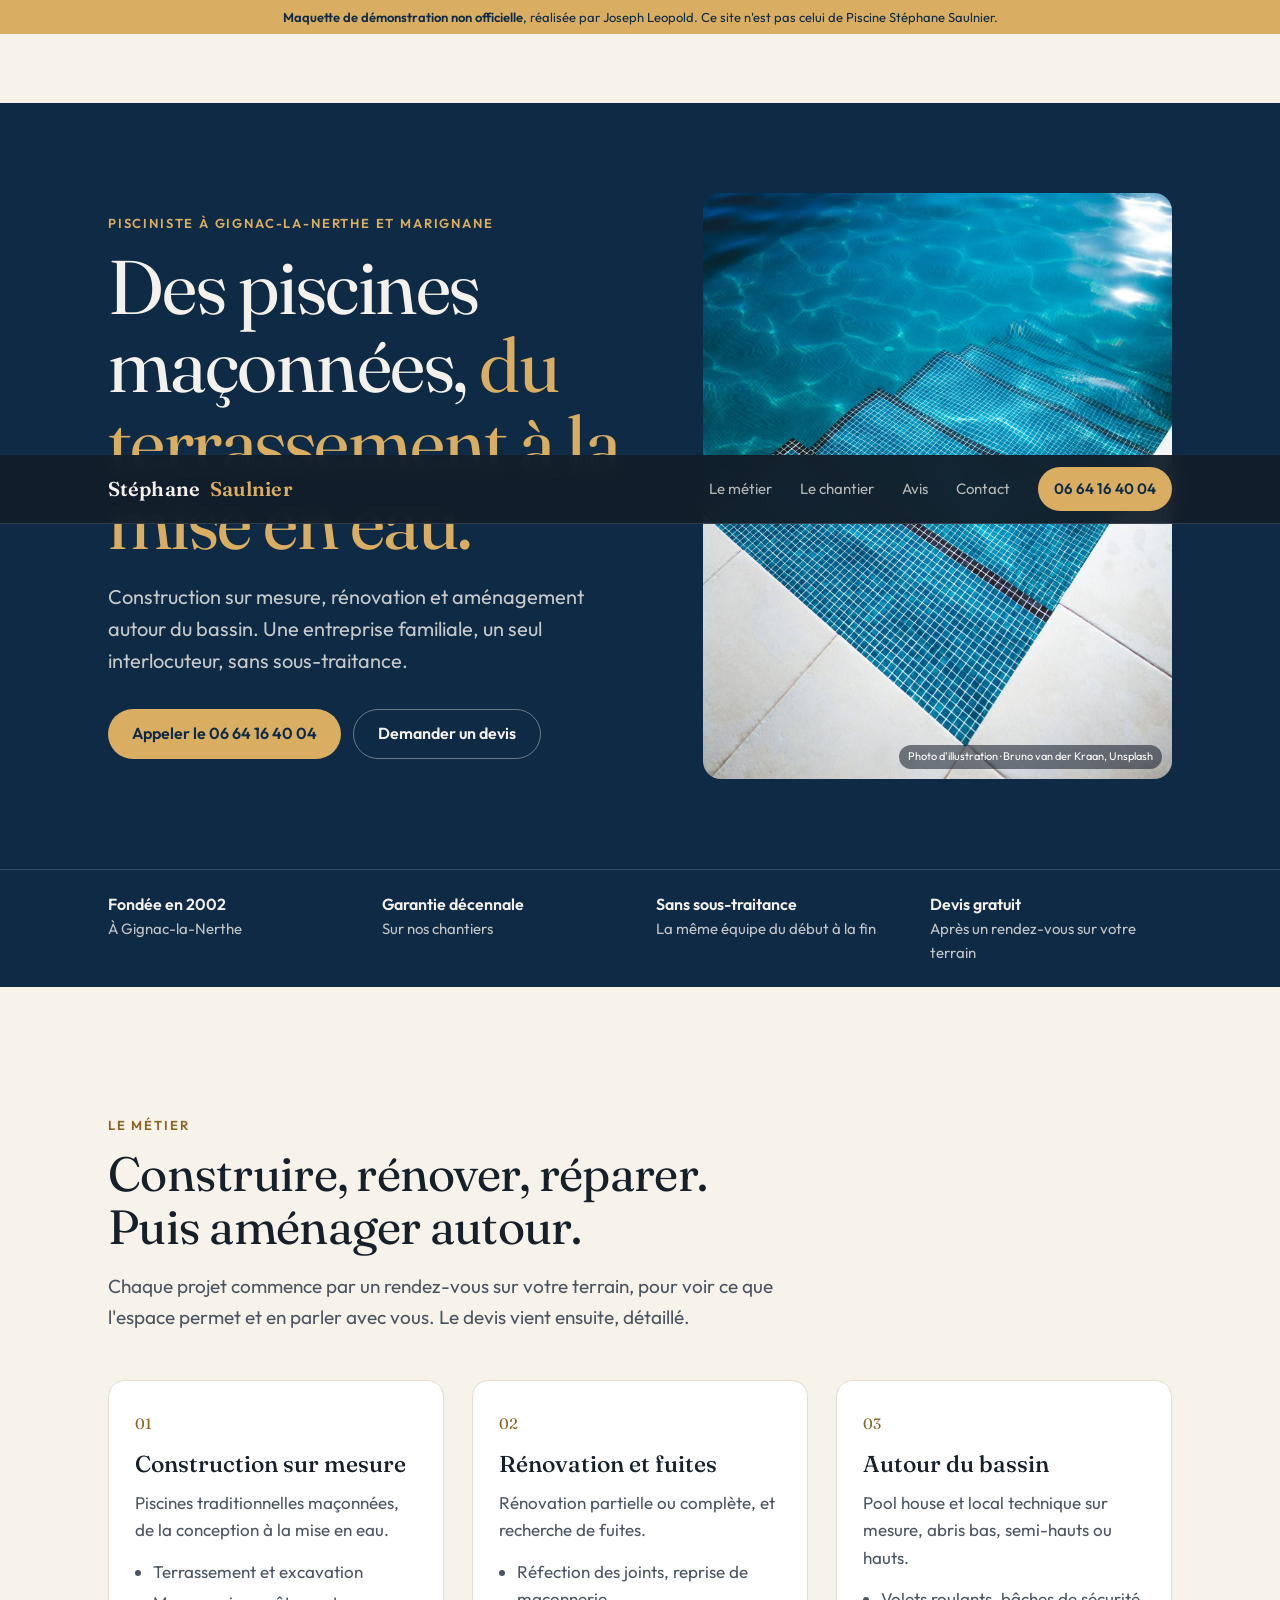
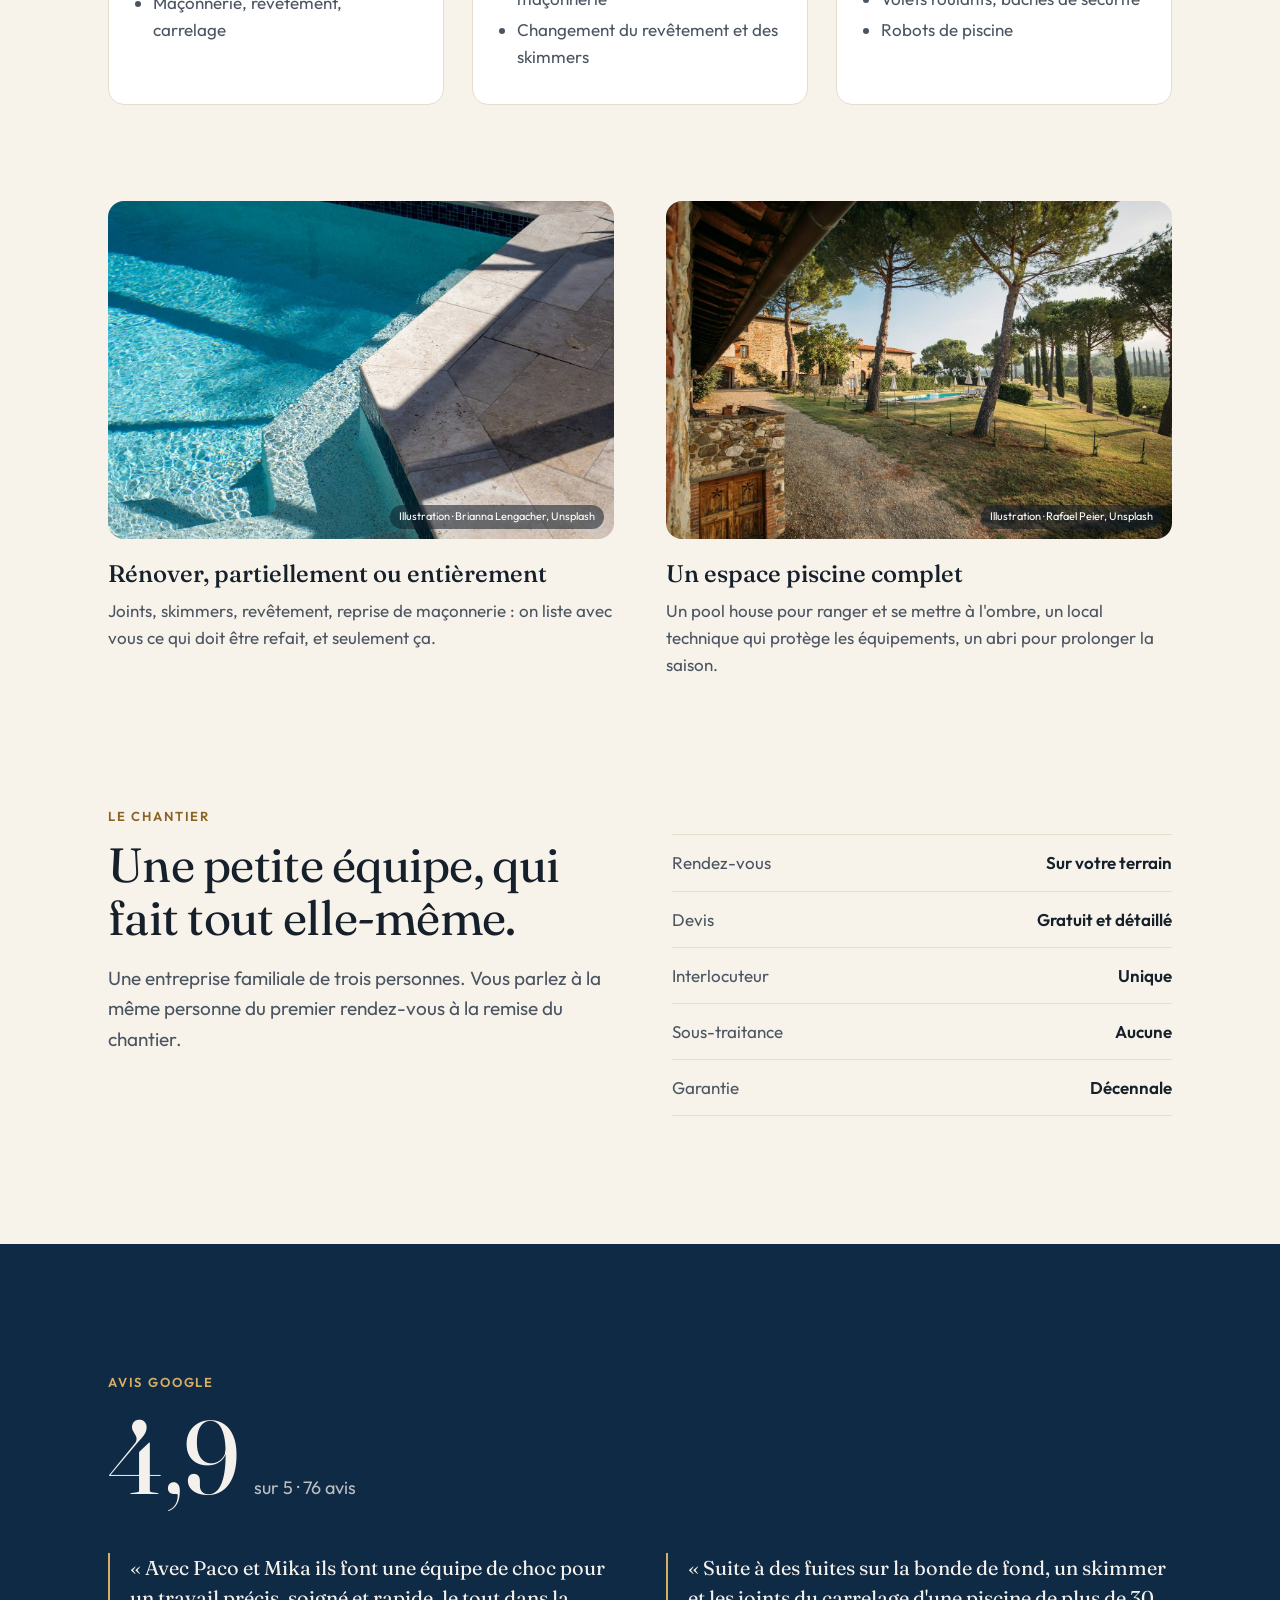
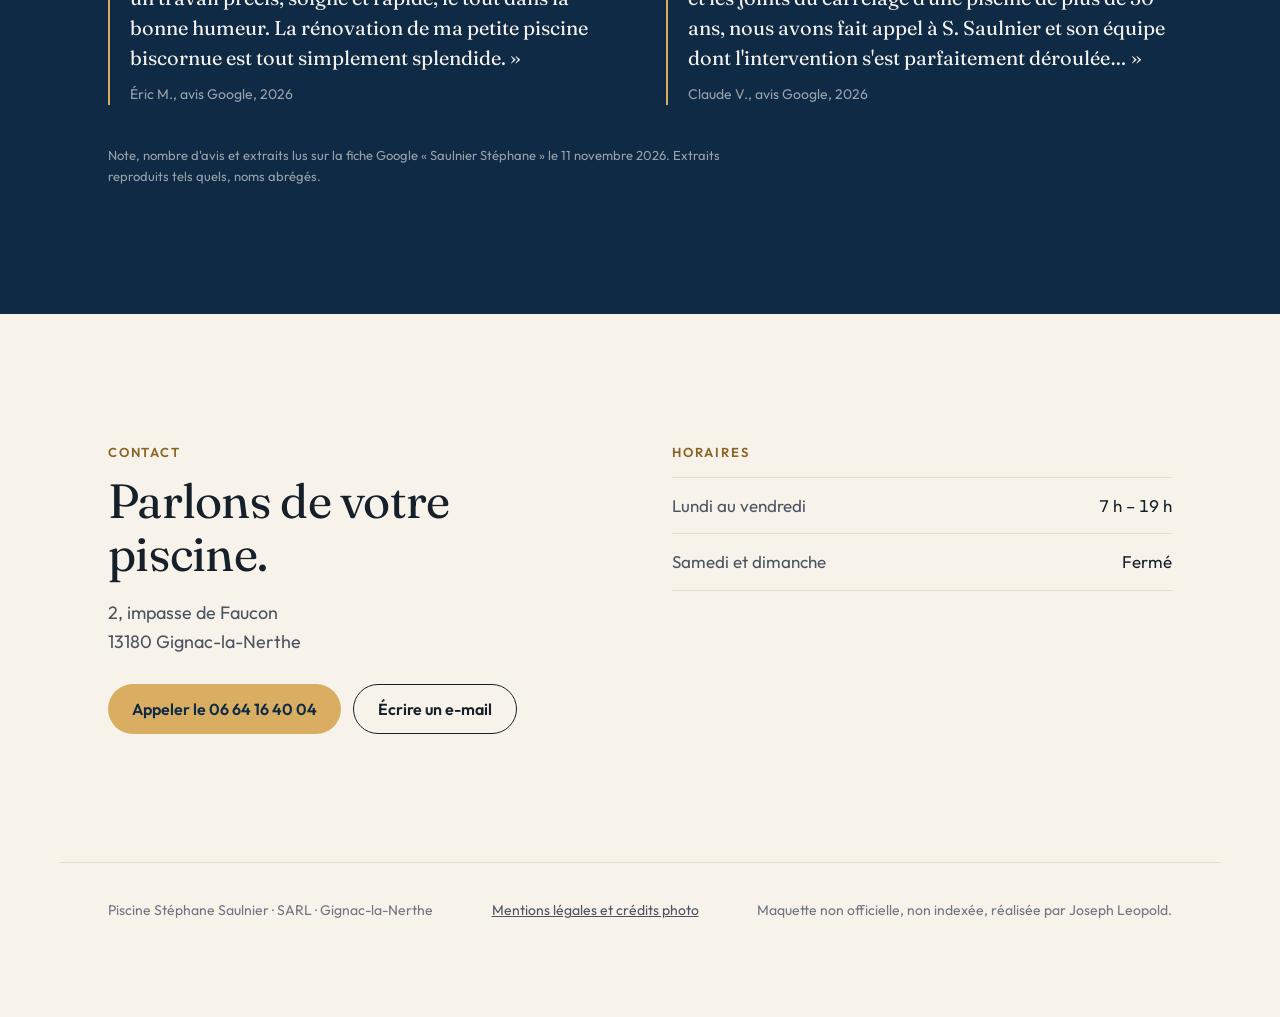
<file: prestations.html>
<!DOCTYPE html>
<html lang="fr"><head><meta charset="utf-8"><meta name="robots" content="noindex, nofollow"><meta http-equiv="refresh" content="0; url=index.html#metier"><title>Piscine Stéphane Saulnier (maquette non officielle)</title></head>
<body><p><a href="index.html#metier">Continuer vers la maquette</a></p></body></html>
</file>
<file: css/style.css>
:root{
  --night:#0F2A44; --night-2:#16365A; --line-d:rgba(244,241,236,.14);
  --paper:#F7F2EA; --card:#FFFFFF; --line:#E6DCCB;
  --ink:#16202B; --ink-2:#4B5562; --ink-3:#6E7682;
  --orange:#D9AE63; --orange-2:#C49548; --sand-ink:#8A6424; --cream:#F4F1EC;
  --serif:"Fraunces",Georgia,serif; --sans:"Outfit",system-ui,-apple-system,"Segoe UI",sans-serif;
  --max:1160px; --pad:clamp(20px,5vw,48px);
}
*{box-sizing:border-box;margin:0;padding:0}
html{scroll-behavior:smooth;-webkit-text-size-adjust:100%}
body{background:var(--paper);color:var(--ink);font:400 17px/1.6 var(--sans);-webkit-font-smoothing:antialiased}
img{display:block;max-width:100%;height:auto}
a{color:inherit}
.demo{background:var(--orange);color:#0F2A44;font-size:13px;line-height:1.4;text-align:center;padding:8px var(--pad)}
.demo strong{font-weight:600}
header{position:sticky;top:0;z-index:10;background:rgba(18,29,41,.94);backdrop-filter:blur(10px);-webkit-backdrop-filter:blur(10px);border-bottom:1px solid var(--line-d)}
.bar{max-width:var(--max);margin:0 auto;padding:12px var(--pad);display:flex;align-items:center;justify-content:space-between;gap:16px}
.brand{display:flex;align-items:center;gap:10px;text-decoration:none;color:var(--cream);font:600 20px/1 var(--serif);letter-spacing:.005em;white-space:nowrap}
.brand em{font-style:normal;color:var(--orange)}
nav{display:flex;align-items:center;gap:28px;font-size:15px}
nav a{text-decoration:none;color:rgba(244,241,236,.72)}
nav a:hover{color:var(--cream)}
.call{display:inline-flex;align-items:center;text-decoration:none;font-weight:600;font-size:15px;color:#0F2A44 !important;background:var(--orange);padding:10px 16px;border-radius:999px;white-space:nowrap}
.call:hover{background:var(--orange-2)}
@media (max-width:880px){nav .link{display:none}}
.hero{background:var(--night);color:var(--cream)}
.hero .in{max-width:var(--max);margin:0 auto;padding:clamp(40px,7vw,96px) var(--pad) clamp(48px,7vw,96px);display:grid;grid-template-columns:1.05fr .95fr;gap:clamp(32px,6vw,88px);align-items:center}
@media (max-width:880px){.hero .in{grid-template-columns:1fr}}
.eyebrow{font-size:13px;letter-spacing:.14em;text-transform:uppercase;font-weight:600;color:var(--orange)}
h1{font:400 clamp(40px,6.2vw,76px)/1.03 var(--serif);letter-spacing:-.02em;margin:14px 0 20px}
h1 span{color:var(--orange)}
.lead{font-size:clamp(17px,1.8vw,20px);color:rgba(244,241,236,.8);max-width:42ch}
.hero .actions{margin-top:32px}
.hero figure{position:relative;border-radius:18px;overflow:hidden;aspect-ratio:4/5;background:#26394a}
.hero figure img{width:100%;height:100%;object-fit:cover;object-position:50% 70%}
@media (max-width:880px){.hero figure{aspect-ratio:4/3}}
.credit{position:absolute;right:10px;bottom:10px;font-size:11px;color:#fff;background:rgba(18,29,41,.55);padding:3px 9px;border-radius:999px;text-decoration:none}
.btn{display:inline-flex;align-items:center;justify-content:center;min-height:50px;padding:0 24px;border-radius:999px;font-weight:600;text-decoration:none;font-size:16px}
.btn.primary{background:var(--orange);color:#0F2A44}
.btn.primary:hover{background:var(--orange-2)}
.btn.ghost{border:1px solid rgba(244,241,236,.4);color:var(--cream)}
.btn.ghost.dark{border-color:var(--ink);color:var(--ink)}
.actions{display:flex;flex-wrap:wrap;gap:12px}
.strip{border-top:1px solid var(--line-d);background:var(--night)}
.strip ul{max-width:var(--max);margin:0 auto;padding:22px var(--pad);list-style:none;display:grid;grid-template-columns:repeat(4,1fr);gap:16px 32px;color:rgba(244,241,236,.78);font-size:15px}
.strip b{display:block;color:var(--cream);font-weight:600;font-size:16px}
@media (max-width:880px){.strip ul{grid-template-columns:1fr 1fr}}
section{max-width:var(--max);margin:0 auto;padding:clamp(72px,10vw,128px) var(--pad)}
h2{font:400 clamp(30px,4.2vw,48px)/1.1 var(--serif);letter-spacing:-.015em;margin:12px 0 18px;max-width:22ch}
.intro{font-size:clamp(17px,1.9vw,19px);color:var(--ink-2);max-width:58ch}
.offer{display:grid;grid-template-columns:repeat(3,1fr);gap:clamp(16px,2.4vw,28px);margin-top:48px}
@media (max-width:880px){.offer{grid-template-columns:1fr}}
.offer article{background:var(--card);border:1px solid var(--line);border-radius:16px;padding:28px 26px 30px}
.offer .num{font:400 15px/1 var(--serif);color:var(--orange)}
.offer h3{font:500 23px/1.25 var(--serif);margin:14px 0 10px}
.offer p{color:var(--ink-2)}
.offer ul{margin-top:14px;padding-left:18px;color:var(--ink-2)}
.offer li{margin-bottom:4px}
.duo{display:grid;grid-template-columns:1fr 1fr;gap:clamp(24px,4vw,56px);margin-top:clamp(56px,8vw,96px);align-items:start}
@media (max-width:880px){.duo{grid-template-columns:1fr}}
.duo figure{position:relative;border-radius:16px;overflow:hidden;aspect-ratio:3/2;background:#dfe5e6}
.duo figure img{width:100%;height:100%;object-fit:cover}
.duo h3{font:500 24px/1.25 var(--serif);margin:20px 0 8px}
.duo p{color:var(--ink-2);max-width:48ch}
.facts{list-style:none;margin-top:28px;border-top:1px solid var(--line)}
.facts li{display:flex;justify-content:space-between;gap:16px;padding:14px 0;border-bottom:1px solid var(--line);color:var(--ink-2)}
.facts li b{font-weight:600;color:var(--ink);text-align:right}
.reviews{background:var(--night);color:var(--cream);max-width:none;padding-left:0;padding-right:0}
.reviews .in{max-width:var(--max);margin:0 auto;padding:0 var(--pad)}
.score{display:flex;align-items:baseline;gap:14px;flex-wrap:wrap;margin:12px 0 6px}
.score .n{font:400 clamp(64px,9vw,104px)/1 var(--serif);color:var(--cream)}
.score .s{color:rgba(244,241,236,.75);font-size:18px}
.quotes{display:grid;grid-template-columns:repeat(2,1fr);gap:clamp(24px,4vw,64px);margin-top:44px}
@media (max-width:880px){.quotes{grid-template-columns:1fr}}
blockquote{font:400 20px/1.5 var(--serif);color:var(--cream);border-left:2px solid var(--orange);padding-left:20px}
blockquote footer{font:400 14px/1.4 var(--sans);color:rgba(244,241,236,.6);margin-top:12px}
.src{font-size:13px;color:rgba(244,241,236,.6);margin-top:40px;max-width:72ch}
.contact{display:grid;grid-template-columns:1fr 1fr;gap:clamp(32px,5vw,80px)}
@media (max-width:880px){.contact{grid-template-columns:1fr}}
.contact .actions{margin-top:28px}
.addr{font-size:18px;color:var(--ink-2);margin-top:6px}
.hours{list-style:none;margin-top:14px;border-top:1px solid var(--line)}
.hours li{display:flex;justify-content:space-between;flex-wrap:wrap;gap:4px 16px;padding:14px 0;border-bottom:1px solid var(--line);color:var(--ink-2)}
.hours li span:last-child{color:var(--ink);font-variant-numeric:tabular-nums}
footer.site{border-top:1px solid var(--line);max-width:var(--max);margin:0 auto;padding:36px var(--pad) 56px;font-size:14px;color:var(--ink-3);display:flex;flex-wrap:wrap;gap:12px 28px;justify-content:space-between}
footer.site a{color:var(--ink-2)}
.legal h3{font:500 20px/1.3 var(--serif);margin:36px 0 10px}
.legal p,.legal li{color:var(--ink-2);max-width:70ch;margin-bottom:10px;overflow-wrap:anywhere}
.legal ul{padding-left:20px}

section:not(.reviews) .eyebrow{color:var(--sand-ink)}
.offer .num{color:var(--sand-ink)}
</file>
